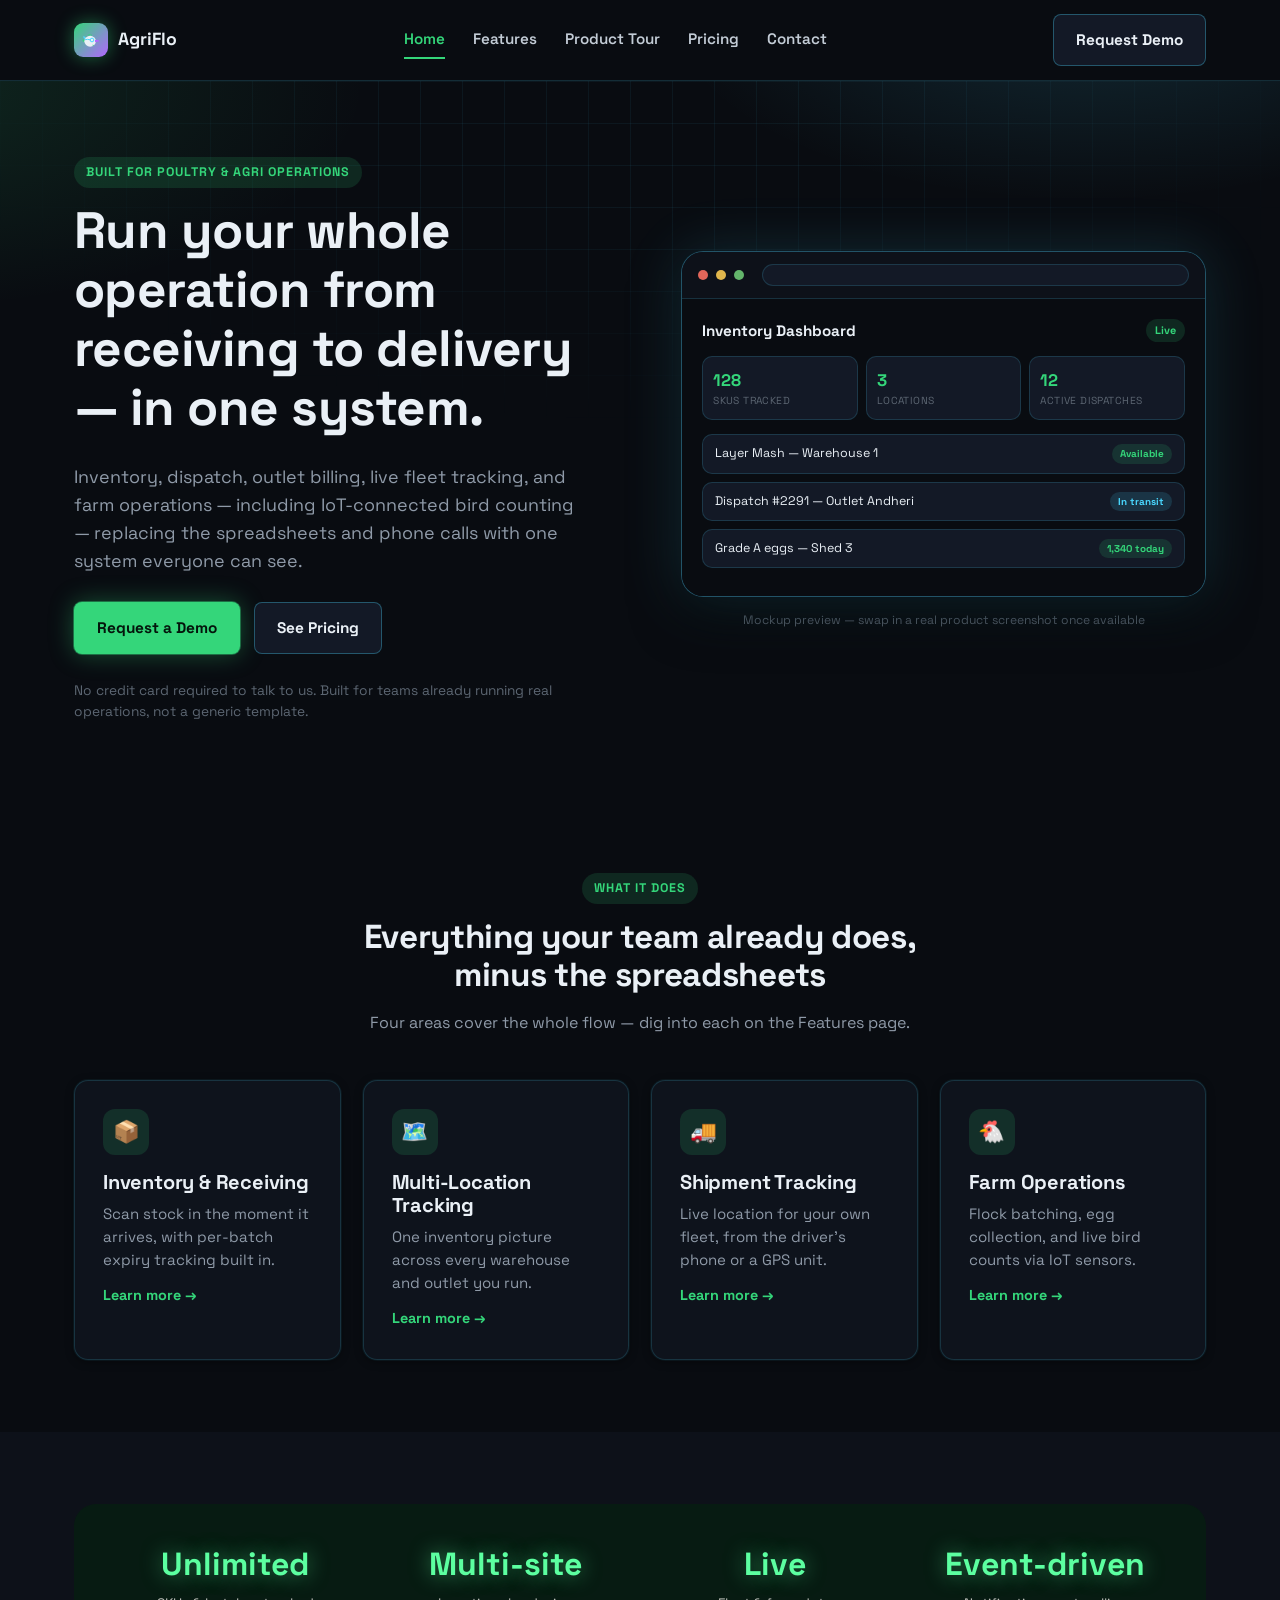
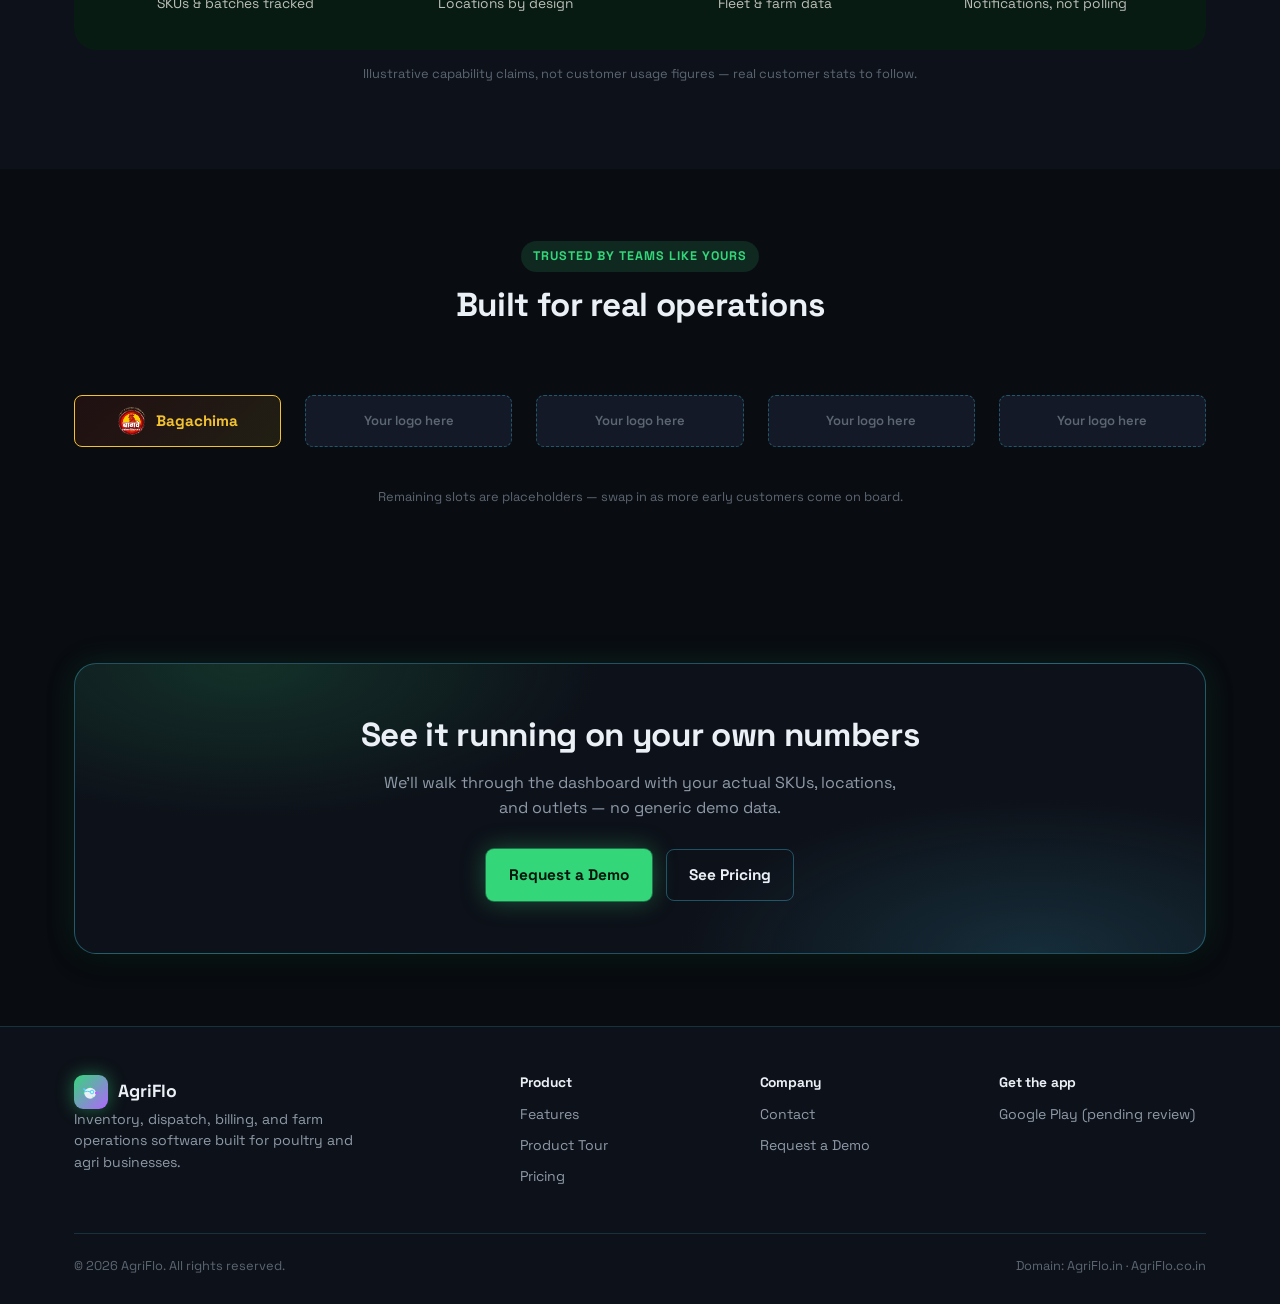
<file: index.html>
<!DOCTYPE html>
<html lang="en">
<head>
<meta charset="UTF-8" />
<meta name="viewport" content="width=device-width, initial-scale=1.0" />
<title>AgriFlo — Inventory, Dispatch & Farm Management Software</title>
<meta name="description" content="Inventory, dispatch, billing, and farm operations software built for poultry and agri businesses — from receiving to live bird counts." />
<link rel="preconnect" href="https://fonts.googleapis.com" />
<link rel="preconnect" href="https://fonts.gstatic.com" crossorigin />
<link href="https://fonts.googleapis.com/css2?family=Space+Grotesk:wght@400;500;600;700&family=Space+Mono:wght@400;700&display=swap" rel="stylesheet" />
<link rel="icon" type="image/svg+xml" href="data:image/svg+xml,<svg xmlns='http://www.w3.org/2000/svg' viewBox='0 0 24 24'><rect width='24' height='24' rx='5' fill='%23131926'/><path d='M5.5 11.5Q2 10 3 7.3Q6.8 9 5.5 11.5Z' fill='%234AD8FF'/><path d='M5.2 15Q1.6 14.5 2 11.5Q6 12 5.2 15Z' fill='%2334D67A'/><path d='M8 6.5Q8.5 4 9.5 6Q10.5 3.5 11.5 6Q12.5 4 13 6.5Z' fill='%2334D67A'/><ellipse cx='11' cy='13.5' rx='7' ry='6.5' fill='%23EAF0F6'/><path d='M16.8 12Q20.5 11.3 22.2 13.6Q20 14.4 16.9 14.6Z' fill='%23B266FF'/><path d='M14 17.5Q13.4 19.5 15.5 19Q15.1 17.8 14 17.5Z' fill='%2334D67A'/><circle cx='13.2' cy='12' r='2.2' fill='none' stroke='%234AD8FF' stroke-width='1.2'/><path d='M11.1 11.7Q7.5 10.6 5.3 11.5' stroke='%234AD8FF' stroke-width='1.2' fill='none' stroke-linecap='round'/></svg>" />
<link rel="stylesheet" href="css/style.css" />
</head>
<body data-page="home">

<header class="site-header">
  <div class="container nav-row">
    <a href="index.html" class="brand"><span class="brand-mark"><svg viewBox="0 0 24 24" width="20" height="20" fill="none" xmlns="http://www.w3.org/2000/svg"><path d="M5.5 11.5Q2 10 3 7.3Q6.8 9 5.5 11.5Z" fill="#4AD8FF"/><path d="M5.2 15Q1.6 14.5 2 11.5Q6 12 5.2 15Z" fill="#34D67A"/><path d="M8 6.5Q8.5 4 9.5 6Q10.5 3.5 11.5 6Q12.5 4 13 6.5Z" fill="#34D67A"/><ellipse cx="11" cy="13.5" rx="7" ry="6.5" fill="#EAF0F6"/><path d="M16.8 12Q20.5 11.3 22.2 13.6Q20 14.4 16.9 14.6Z" fill="#B266FF"/><path d="M14 17.5Q13.4 19.5 15.5 19Q15.1 17.8 14 17.5Z" fill="#34D67A"/><circle cx="13.2" cy="12" r="2.2" fill="none" stroke="#4AD8FF" stroke-width="1.2"/><path d="M11.1 11.7Q7.5 10.6 5.3 11.5" stroke="#4AD8FF" stroke-width="1.2" fill="none" stroke-linecap="round"/></svg></span>AgriFlo</a>
    <nav class="nav-links">
      <a href="index.html" data-page="home">Home</a>
      <a href="features.html" data-page="features">Features</a>
      <a href="product-tour.html" data-page="tour">Product Tour</a>
      <a href="pricing.html" data-page="pricing">Pricing</a>
      <a href="contact.html" data-page="contact">Contact</a>
    </nav>
    <div class="nav-actions">
      <a href="contact.html" class="btn btn-secondary">Request Demo</a>
      <button class="nav-toggle" aria-label="Toggle menu" aria-expanded="false">☰</button>
    </div>
  </div>
</header>

<main>

  <section class="hero">
    <div class="container hero-grid">
      <div>
        <span class="eyebrow">Built for poultry & agri operations</span>
        <h1>Run your whole operation from receiving to delivery — in one system.</h1>
        <p class="hero-sub">Inventory, dispatch, outlet billing, live fleet tracking, and farm operations — including IoT-connected bird counting — replacing the spreadsheets and phone calls with one system everyone can see.</p>
        <div class="hero-cta-row">
          <a href="contact.html" class="btn btn-primary">Request a Demo</a>
          <a href="pricing.html" class="btn btn-secondary">See Pricing</a>
        </div>
        <p class="hero-meta">No credit card required to talk to us. Built for teams already running real operations, not a generic template.</p>
      </div>
      <div>
        <div class="browser-frame">
          <div class="chrome">
            <span class="dot" style="background:#e1665a"></span>
            <span class="dot" style="background:#e0b64c"></span>
            <span class="dot" style="background:#63b56b"></span>
            <div class="bar"></div>
          </div>
          <div class="screen">
            <div class="mock-topbar"><span class="mock-title">Inventory Dashboard</span><span class="mock-pill">Live</span></div>
            <div class="mock-stats">
              <div class="mock-stat"><div class="n">128</div><div class="l">SKUs tracked</div></div>
              <div class="mock-stat"><div class="n">3</div><div class="l">Locations</div></div>
              <div class="mock-stat"><div class="n">12</div><div class="l">Active dispatches</div></div>
            </div>
            <div class="mock-row"><span>Layer Mash — Warehouse 1</span><span class="tag tag-live">Available</span></div>
            <div class="mock-row"><span>Dispatch #2291 — Outlet Andheri</span><span class="tag tag-transit">In transit</span></div>
            <div class="mock-row"><span>Grade A eggs — Shed 3</span><span class="tag tag-live">1,340 today</span></div>
          </div>
        </div>
        <p class="placeholder-flag">Mockup preview — swap in a real product screenshot once available</p>
      </div>
    </div>
  </section>

  <section>
    <div class="container">
      <div class="section-head">
        <span class="eyebrow">What it does</span>
        <h2>Everything your team already does, minus the spreadsheets</h2>
        <p>Four areas cover the whole flow — dig into each on the Features page.</p>
      </div>
      <div class="grid">
        <div class="card feature-card">
          <div class="icon">📦</div>
          <h3>Inventory & Receiving</h3>
          <p>Scan stock in the moment it arrives, with per-batch expiry tracking built in.</p>
          <a class="card-link" href="features.html#inventory-receiving">Learn more →</a>
        </div>
        <div class="card feature-card">
          <div class="icon">🗺️</div>
          <h3>Multi-Location Tracking</h3>
          <p>One inventory picture across every warehouse and outlet you run.</p>
          <a class="card-link" href="features.html#multi-location">Learn more →</a>
        </div>
        <div class="card feature-card">
          <div class="icon">🚚</div>
          <h3>Shipment Tracking</h3>
          <p>Live location for your own fleet, from the driver's phone or a GPS unit.</p>
          <a class="card-link" href="features.html#shipment-tracking">Learn more →</a>
        </div>
        <div class="card feature-card">
          <div class="icon">🐔</div>
          <h3>Farm Operations</h3>
          <p>Flock batching, egg collection, and live bird counts via IoT sensors.</p>
          <a class="card-link" href="features.html#farm-operations">Learn more →</a>
        </div>
      </div>
    </div>
  </section>

  <section class="section-alt">
    <div class="container">
      <div class="stat-strip">
        <div class="stat"><div class="num">Unlimited</div><div class="label">SKUs & batches tracked</div></div>
        <div class="stat"><div class="num">Multi-site</div><div class="label">Locations by design</div></div>
        <div class="stat"><div class="num">Live</div><div class="label">Fleet & farm data</div></div>
        <div class="stat"><div class="num">Event-driven</div><div class="label">Notifications, not polling</div></div>
      </div>
      <p class="stat-note">Illustrative capability claims, not customer usage figures — real customer stats to follow.</p>
    </div>
  </section>

  <section>
    <div class="container">
      <div class="section-head">
        <span class="eyebrow">Trusted by teams like yours</span>
        <h2>Built for real operations</h2>
      </div>
      <div class="logo-row">
        <div class="logo-slot logo-slot-customer"><img src="images/bagachima-logo.webp" alt="Bagachima logo" />Bagachima</div>
        <div class="logo-slot">Your logo here</div>
        <div class="logo-slot">Your logo here</div>
        <div class="logo-slot">Your logo here</div>
        <div class="logo-slot">Your logo here</div>
      </div>
      <p class="stat-note">Remaining slots are placeholders — swap in as more early customers come on board.</p>
    </div>
  </section>

  <section>
    <div class="container">
      <div class="cta-banner">
        <h2>See it running on your own numbers</h2>
        <p>We'll walk through the dashboard with your actual SKUs, locations, and outlets — no generic demo data.</p>
        <div class="hero-cta-row">
          <a href="contact.html" class="btn btn-primary">Request a Demo</a>
          <a href="pricing.html" class="btn btn-secondary">See Pricing</a>
        </div>
      </div>
    </div>
  </section>

</main>

<footer class="site-footer">
  <div class="container">
    <div class="footer-grid">
      <div class="footer-brand">
        <a href="index.html" class="brand"><span class="brand-mark"><svg viewBox="0 0 24 24" width="20" height="20" fill="none" xmlns="http://www.w3.org/2000/svg"><path d="M5.5 11.5Q2 10 3 7.3Q6.8 9 5.5 11.5Z" fill="#4AD8FF"/><path d="M5.2 15Q1.6 14.5 2 11.5Q6 12 5.2 15Z" fill="#34D67A"/><path d="M8 6.5Q8.5 4 9.5 6Q10.5 3.5 11.5 6Q12.5 4 13 6.5Z" fill="#34D67A"/><ellipse cx="11" cy="13.5" rx="7" ry="6.5" fill="#EAF0F6"/><path d="M16.8 12Q20.5 11.3 22.2 13.6Q20 14.4 16.9 14.6Z" fill="#B266FF"/><path d="M14 17.5Q13.4 19.5 15.5 19Q15.1 17.8 14 17.5Z" fill="#34D67A"/><circle cx="13.2" cy="12" r="2.2" fill="none" stroke="#4AD8FF" stroke-width="1.2"/><path d="M11.1 11.7Q7.5 10.6 5.3 11.5" stroke="#4AD8FF" stroke-width="1.2" fill="none" stroke-linecap="round"/></svg></span>AgriFlo</a>
        <p>Inventory, dispatch, billing, and farm operations software built for poultry and agri businesses.</p>
      </div>
      <div>
        <h4>Product</h4>
        <ul>
          <li><a href="features.html">Features</a></li>
          <li><a href="product-tour.html">Product Tour</a></li>
          <li><a href="pricing.html">Pricing</a></li>
        </ul>
      </div>
      <div>
        <h4>Company</h4>
        <ul>
          <li><a href="contact.html">Contact</a></li>
          <li><a href="contact.html">Request a Demo</a></li>
        </ul>
      </div>
      <div>
        <h4>Get the app</h4>
        <ul>
          <li><a href="product-tour.html">Google Play (pending review)</a></li>
        </ul>
      </div>
    </div>
    <div class="footer-bottom">
      <span>© 2026 AgriFlo. All rights reserved.</span>
      <span>Domain: AgriFlo.in · AgriFlo.co.in</span>
    </div>
  </div>
</footer>

<script src="js/main.js"></script>
</body>
</html>
</file>
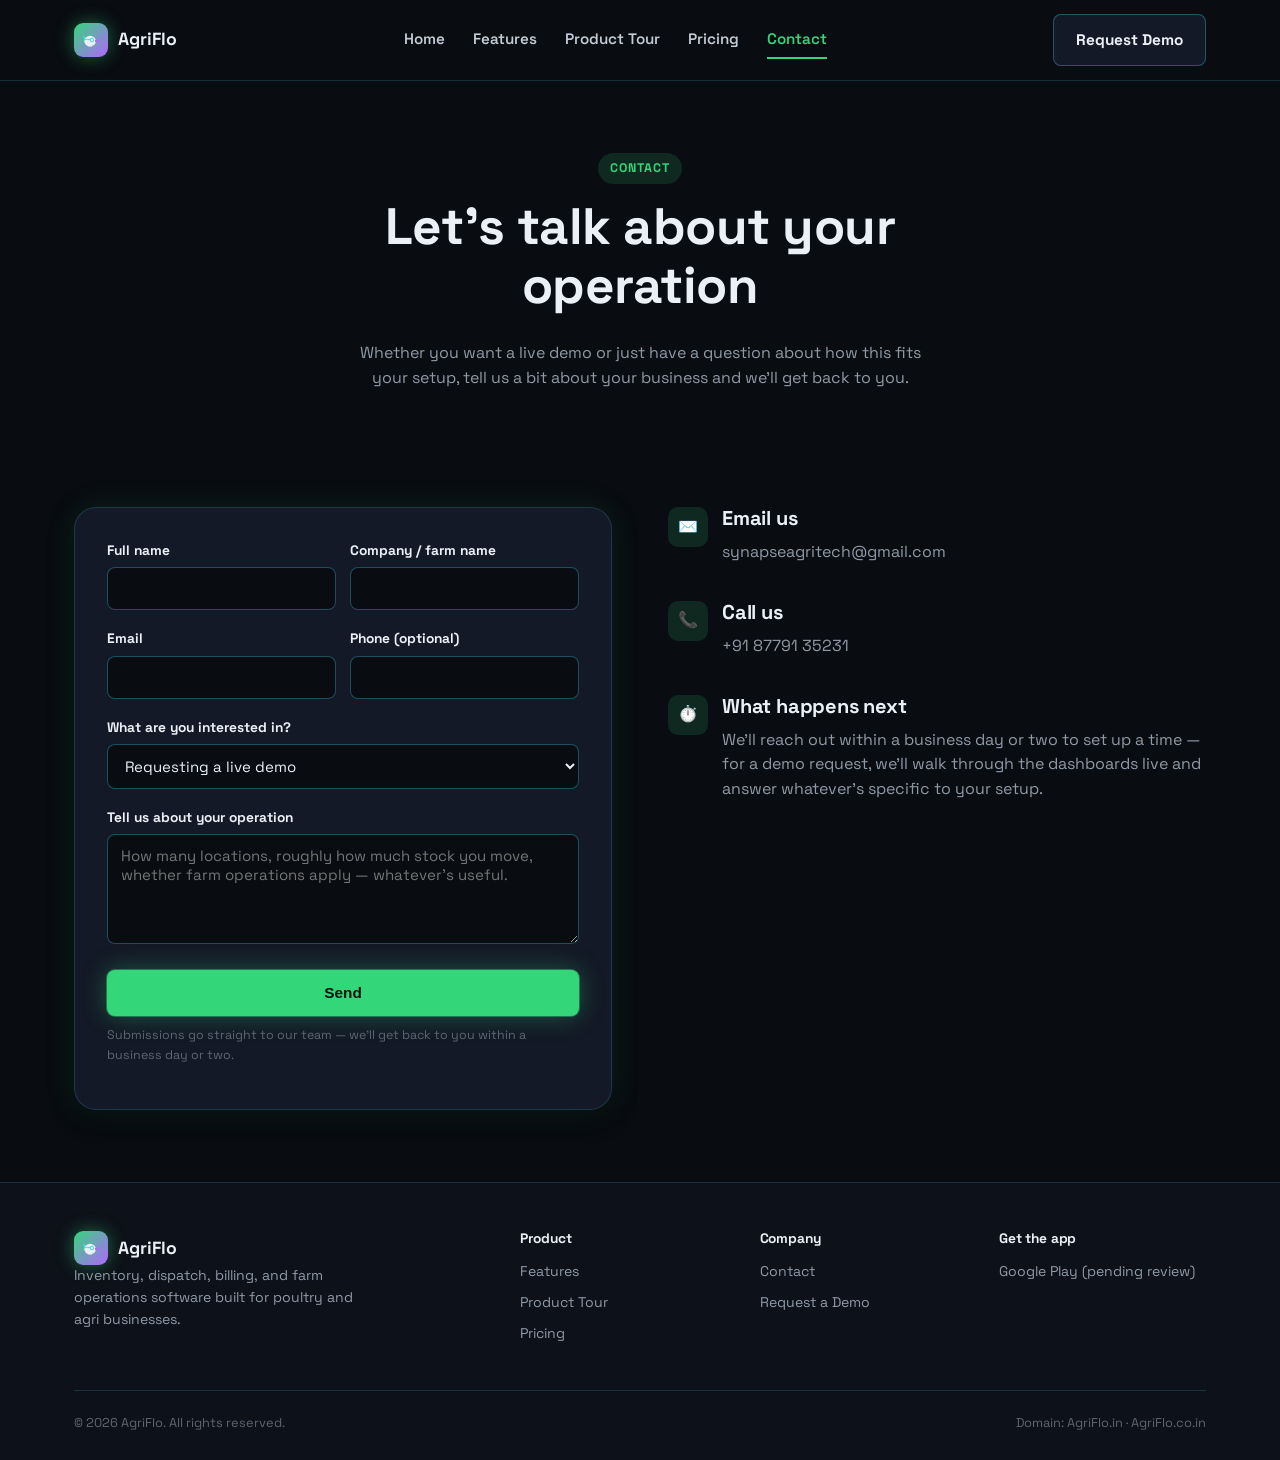
<file: contact.html>
<!DOCTYPE html>
<html lang="en">
<head>
<meta charset="UTF-8" />
<meta name="viewport" content="width=device-width, initial-scale=1.0" />
<title>Contact & Request a Demo — AgriFlo</title>
<meta name="description" content="Get in touch or request a live demo of AgriFlo — inventory, dispatch, billing, and farm operations software." />
<link rel="preconnect" href="https://fonts.googleapis.com" />
<link rel="preconnect" href="https://fonts.gstatic.com" crossorigin />
<link href="https://fonts.googleapis.com/css2?family=Space+Grotesk:wght@400;500;600;700&family=Space+Mono:wght@400;700&display=swap" rel="stylesheet" />
<link rel="icon" type="image/svg+xml" href="data:image/svg+xml,<svg xmlns='http://www.w3.org/2000/svg' viewBox='0 0 24 24'><rect width='24' height='24' rx='5' fill='%23131926'/><path d='M5.5 11.5Q2 10 3 7.3Q6.8 9 5.5 11.5Z' fill='%234AD8FF'/><path d='M5.2 15Q1.6 14.5 2 11.5Q6 12 5.2 15Z' fill='%2334D67A'/><path d='M8 6.5Q8.5 4 9.5 6Q10.5 3.5 11.5 6Q12.5 4 13 6.5Z' fill='%2334D67A'/><ellipse cx='11' cy='13.5' rx='7' ry='6.5' fill='%23EAF0F6'/><path d='M16.8 12Q20.5 11.3 22.2 13.6Q20 14.4 16.9 14.6Z' fill='%23B266FF'/><path d='M14 17.5Q13.4 19.5 15.5 19Q15.1 17.8 14 17.5Z' fill='%2334D67A'/><circle cx='13.2' cy='12' r='2.2' fill='none' stroke='%234AD8FF' stroke-width='1.2'/><path d='M11.1 11.7Q7.5 10.6 5.3 11.5' stroke='%234AD8FF' stroke-width='1.2' fill='none' stroke-linecap='round'/></svg>" />
<link rel="stylesheet" href="css/style.css" />
</head>
<body data-page="contact">

<header class="site-header">
  <div class="container nav-row">
    <a href="index.html" class="brand"><span class="brand-mark"><svg viewBox="0 0 24 24" width="20" height="20" fill="none" xmlns="http://www.w3.org/2000/svg"><path d="M5.5 11.5Q2 10 3 7.3Q6.8 9 5.5 11.5Z" fill="#4AD8FF"/><path d="M5.2 15Q1.6 14.5 2 11.5Q6 12 5.2 15Z" fill="#34D67A"/><path d="M8 6.5Q8.5 4 9.5 6Q10.5 3.5 11.5 6Q12.5 4 13 6.5Z" fill="#34D67A"/><ellipse cx="11" cy="13.5" rx="7" ry="6.5" fill="#EAF0F6"/><path d="M16.8 12Q20.5 11.3 22.2 13.6Q20 14.4 16.9 14.6Z" fill="#B266FF"/><path d="M14 17.5Q13.4 19.5 15.5 19Q15.1 17.8 14 17.5Z" fill="#34D67A"/><circle cx="13.2" cy="12" r="2.2" fill="none" stroke="#4AD8FF" stroke-width="1.2"/><path d="M11.1 11.7Q7.5 10.6 5.3 11.5" stroke="#4AD8FF" stroke-width="1.2" fill="none" stroke-linecap="round"/></svg></span>AgriFlo</a>
    <nav class="nav-links">
      <a href="index.html" data-page="home">Home</a>
      <a href="features.html" data-page="features">Features</a>
      <a href="product-tour.html" data-page="tour">Product Tour</a>
      <a href="pricing.html" data-page="pricing">Pricing</a>
      <a href="contact.html" data-page="contact">Contact</a>
    </nav>
    <div class="nav-actions">
      <a href="contact.html" class="btn btn-secondary">Request Demo</a>
      <button class="nav-toggle" aria-label="Toggle menu" aria-expanded="false">☰</button>
    </div>
  </div>
</header>

<main>
  <section style="padding-bottom: 0;">
    <div class="container section-head">
      <span class="eyebrow">Contact</span>
      <h1>Let's talk about your operation</h1>
      <p>Whether you want a live demo or just have a question about how this fits your setup, tell us a bit about your business and we'll get back to you.</p>
    </div>
  </section>

  <section id="demo-form">
    <div class="container contact-layout">

      <div class="form-card">
        <div id="form-success" class="form-success">Thanks — we've got your message and will be in touch shortly.</div>
        <div id="form-error" class="form-error">Something went wrong sending that — please try again in a moment, or email us directly.</div>
        <form id="contact-form">
          <div class="field-row">
            <div class="field">
              <label for="name">Full name</label>
              <input type="text" id="name" name="name" required />
            </div>
            <div class="field">
              <label for="company">Company / farm name</label>
              <input type="text" id="company" name="company" required />
            </div>
          </div>
          <div class="field-row">
            <div class="field">
              <label for="email">Email</label>
              <input type="email" id="email" name="email" required />
            </div>
            <div class="field">
              <label for="phone">Phone (optional)</label>
              <input type="tel" id="phone" name="phone" />
            </div>
          </div>
          <div class="field">
            <label for="interest">What are you interested in?</label>
            <select id="interest" name="interest">
              <option value="demo">Requesting a live demo</option>
              <option value="pricing">A question about pricing</option>
              <option value="general">General inquiry</option>
            </select>
          </div>
          <div class="field">
            <label for="message">Tell us about your operation</label>
            <textarea id="message" name="message" placeholder="How many locations, roughly how much stock you move, whether farm operations apply — whatever's useful."></textarea>
          </div>
          <button type="submit" class="btn btn-primary btn-block">Send</button>
          <p class="form-note">Submissions go straight to our team — we'll get back to you within a business day or two.</p>
        </form>
      </div>

      <div class="contact-info">
        <div class="info-item">
          <div class="info-icon">✉️</div>
          <div>
            <h3>Email us</h3>
            <p><a href="mailto:synapseagritech@gmail.com">synapseagritech@gmail.com</a></p>
          </div>
        </div>
        <div class="info-item">
          <div class="info-icon">📞</div>
          <div>
            <h3>Call us</h3>
            <p><a href="tel:+918779135231">+91 87791 35231</a></p>
          </div>
        </div>
        <div class="info-item">
          <div class="info-icon">⏱️</div>
          <div>
            <h3>What happens next</h3>
            <p>We'll reach out within a business day or two to set up a time — for a demo request, we'll walk through the dashboards live and answer whatever's specific to your setup.</p>
          </div>
        </div>
      </div>

    </div>
  </section>
</main>

<footer class="site-footer">
  <div class="container">
    <div class="footer-grid">
      <div class="footer-brand">
        <a href="index.html" class="brand"><span class="brand-mark"><svg viewBox="0 0 24 24" width="20" height="20" fill="none" xmlns="http://www.w3.org/2000/svg"><path d="M5.5 11.5Q2 10 3 7.3Q6.8 9 5.5 11.5Z" fill="#4AD8FF"/><path d="M5.2 15Q1.6 14.5 2 11.5Q6 12 5.2 15Z" fill="#34D67A"/><path d="M8 6.5Q8.5 4 9.5 6Q10.5 3.5 11.5 6Q12.5 4 13 6.5Z" fill="#34D67A"/><ellipse cx="11" cy="13.5" rx="7" ry="6.5" fill="#EAF0F6"/><path d="M16.8 12Q20.5 11.3 22.2 13.6Q20 14.4 16.9 14.6Z" fill="#B266FF"/><path d="M14 17.5Q13.4 19.5 15.5 19Q15.1 17.8 14 17.5Z" fill="#34D67A"/><circle cx="13.2" cy="12" r="2.2" fill="none" stroke="#4AD8FF" stroke-width="1.2"/><path d="M11.1 11.7Q7.5 10.6 5.3 11.5" stroke="#4AD8FF" stroke-width="1.2" fill="none" stroke-linecap="round"/></svg></span>AgriFlo</a>
        <p>Inventory, dispatch, billing, and farm operations software built for poultry and agri businesses.</p>
      </div>
      <div>
        <h4>Product</h4>
        <ul>
          <li><a href="features.html">Features</a></li>
          <li><a href="product-tour.html">Product Tour</a></li>
          <li><a href="pricing.html">Pricing</a></li>
        </ul>
      </div>
      <div>
        <h4>Company</h4>
        <ul>
          <li><a href="contact.html">Contact</a></li>
          <li><a href="contact.html">Request a Demo</a></li>
        </ul>
      </div>
      <div>
        <h4>Get the app</h4>
        <ul>
          <li><a href="product-tour.html">Google Play (pending review)</a></li>
        </ul>
      </div>
    </div>
    <div class="footer-bottom">
      <span>© 2026 AgriFlo. All rights reserved.</span>
      <span>Domain: AgriFlo.in · AgriFlo.co.in</span>
    </div>
  </div>
</footer>

<script src="js/contact.js"></script>
<script src="js/main.js"></script>
</body>
</html>
</file>
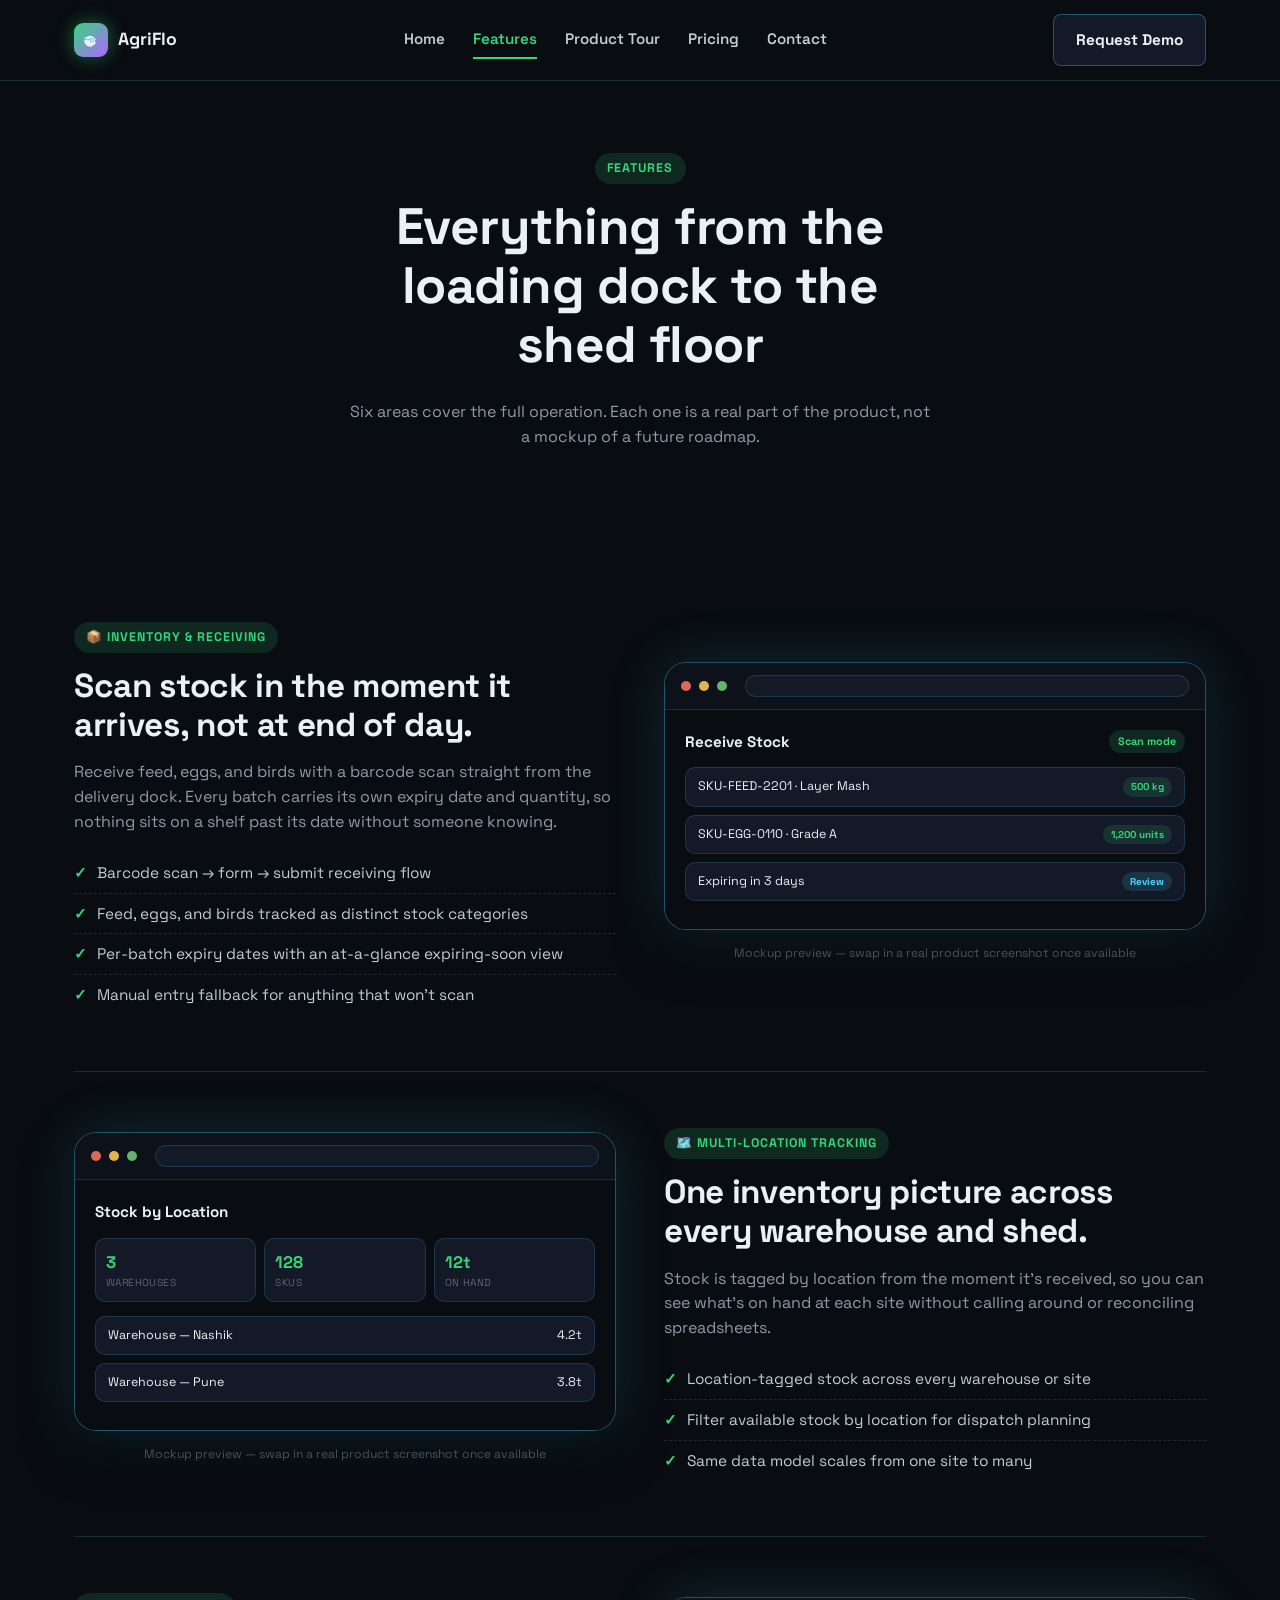
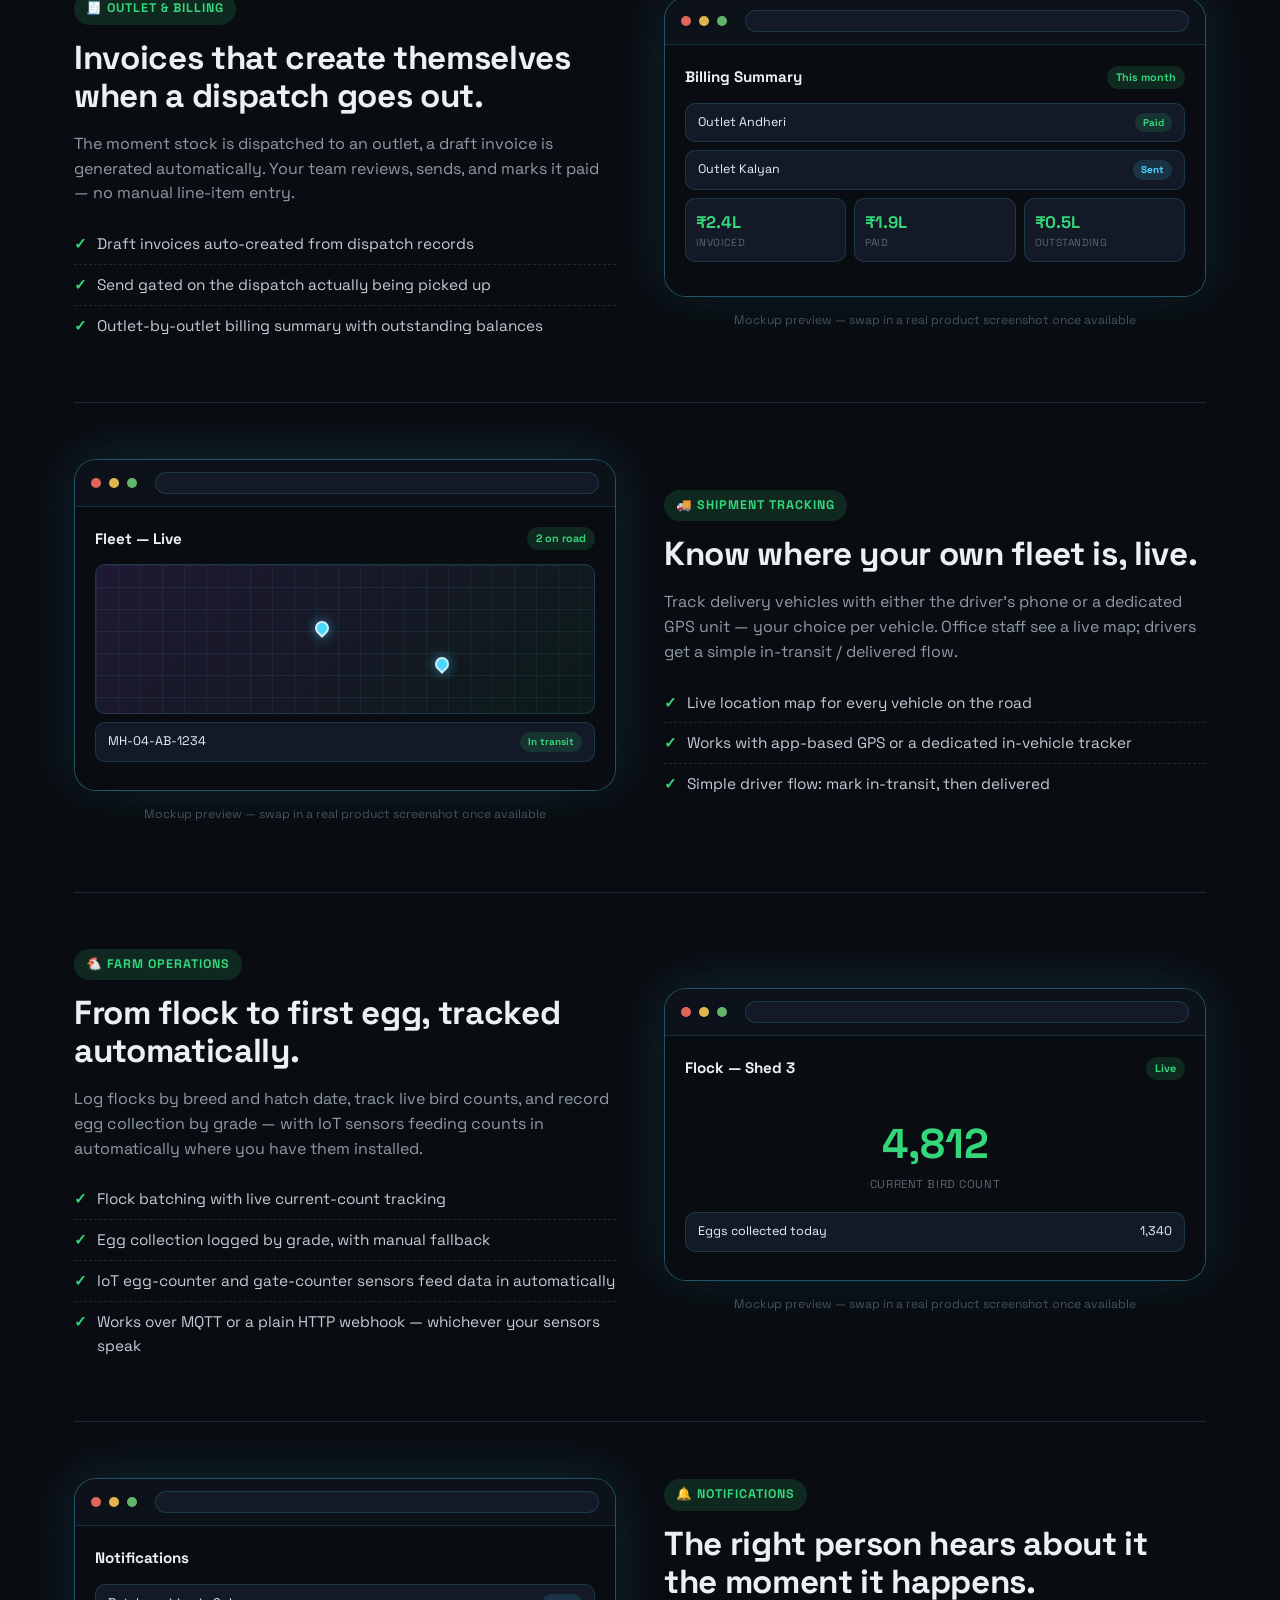
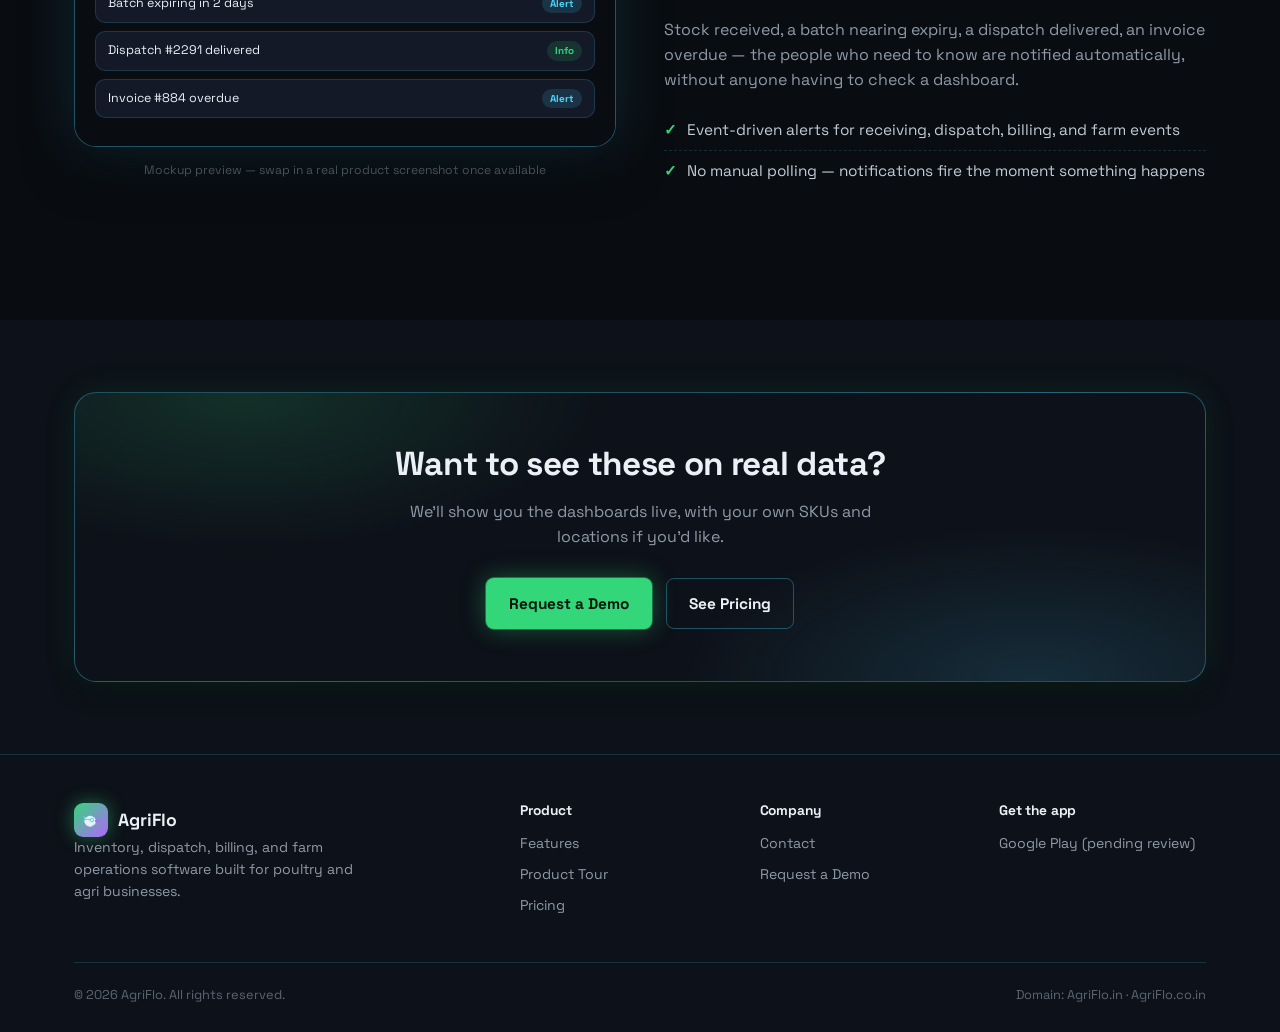
<file: features.html>
<!DOCTYPE html>
<html lang="en">
<head>
<meta charset="UTF-8" />
<meta name="viewport" content="width=device-width, initial-scale=1.0" />
<title>Features — AgriFlo</title>
<meta name="description" content="Inventory & receiving, multi-location tracking, outlet billing, shipment tracking, farm operations, and notifications — see what AgriFlo covers." />
<link rel="preconnect" href="https://fonts.googleapis.com" />
<link rel="preconnect" href="https://fonts.gstatic.com" crossorigin />
<link href="https://fonts.googleapis.com/css2?family=Space+Grotesk:wght@400;500;600;700&family=Space+Mono:wght@400;700&display=swap" rel="stylesheet" />
<link rel="icon" type="image/svg+xml" href="data:image/svg+xml,<svg xmlns='http://www.w3.org/2000/svg' viewBox='0 0 24 24'><rect width='24' height='24' rx='5' fill='%23131926'/><path d='M5.5 11.5Q2 10 3 7.3Q6.8 9 5.5 11.5Z' fill='%234AD8FF'/><path d='M5.2 15Q1.6 14.5 2 11.5Q6 12 5.2 15Z' fill='%2334D67A'/><path d='M8 6.5Q8.5 4 9.5 6Q10.5 3.5 11.5 6Q12.5 4 13 6.5Z' fill='%2334D67A'/><ellipse cx='11' cy='13.5' rx='7' ry='6.5' fill='%23EAF0F6'/><path d='M16.8 12Q20.5 11.3 22.2 13.6Q20 14.4 16.9 14.6Z' fill='%23B266FF'/><path d='M14 17.5Q13.4 19.5 15.5 19Q15.1 17.8 14 17.5Z' fill='%2334D67A'/><circle cx='13.2' cy='12' r='2.2' fill='none' stroke='%234AD8FF' stroke-width='1.2'/><path d='M11.1 11.7Q7.5 10.6 5.3 11.5' stroke='%234AD8FF' stroke-width='1.2' fill='none' stroke-linecap='round'/></svg>" />
<link rel="stylesheet" href="css/style.css" />
</head>
<body data-page="features">

<header class="site-header">
  <div class="container nav-row">
    <a href="index.html" class="brand"><span class="brand-mark"><svg viewBox="0 0 24 24" width="20" height="20" fill="none" xmlns="http://www.w3.org/2000/svg"><path d="M5.5 11.5Q2 10 3 7.3Q6.8 9 5.5 11.5Z" fill="#4AD8FF"/><path d="M5.2 15Q1.6 14.5 2 11.5Q6 12 5.2 15Z" fill="#34D67A"/><path d="M8 6.5Q8.5 4 9.5 6Q10.5 3.5 11.5 6Q12.5 4 13 6.5Z" fill="#34D67A"/><ellipse cx="11" cy="13.5" rx="7" ry="6.5" fill="#EAF0F6"/><path d="M16.8 12Q20.5 11.3 22.2 13.6Q20 14.4 16.9 14.6Z" fill="#B266FF"/><path d="M14 17.5Q13.4 19.5 15.5 19Q15.1 17.8 14 17.5Z" fill="#34D67A"/><circle cx="13.2" cy="12" r="2.2" fill="none" stroke="#4AD8FF" stroke-width="1.2"/><path d="M11.1 11.7Q7.5 10.6 5.3 11.5" stroke="#4AD8FF" stroke-width="1.2" fill="none" stroke-linecap="round"/></svg></span>AgriFlo</a>
    <nav class="nav-links">
      <a href="index.html" data-page="home">Home</a>
      <a href="features.html" data-page="features">Features</a>
      <a href="product-tour.html" data-page="tour">Product Tour</a>
      <a href="pricing.html" data-page="pricing">Pricing</a>
      <a href="contact.html" data-page="contact">Contact</a>
    </nav>
    <div class="nav-actions">
      <a href="contact.html" class="btn btn-secondary">Request Demo</a>
      <button class="nav-toggle" aria-label="Toggle menu" aria-expanded="false">☰</button>
    </div>
  </div>
</header>

<main>
  <section style="padding-bottom: 0;">
    <div class="container section-head">
      <span class="eyebrow">Features</span>
      <h1>Everything from the loading dock to the shed floor</h1>
      <p>Six areas cover the full operation. Each one is a real part of the product, not a mockup of a future roadmap.</p>
    </div>
  </section>

  <section>
    <div class="container" id="feature-blocks">
      <!-- Rendered by js/features.js from js/product-data.js -->
    </div>
  </section>

  <section class="section-alt">
    <div class="container">
      <div class="cta-banner">
        <h2>Want to see these on real data?</h2>
        <p>We'll show you the dashboards live, with your own SKUs and locations if you'd like.</p>
        <div class="hero-cta-row">
          <a href="contact.html" class="btn btn-primary">Request a Demo</a>
          <a href="pricing.html" class="btn btn-secondary">See Pricing</a>
        </div>
      </div>
    </div>
  </section>
</main>

<footer class="site-footer">
  <div class="container">
    <div class="footer-grid">
      <div class="footer-brand">
        <a href="index.html" class="brand"><span class="brand-mark"><svg viewBox="0 0 24 24" width="20" height="20" fill="none" xmlns="http://www.w3.org/2000/svg"><path d="M5.5 11.5Q2 10 3 7.3Q6.8 9 5.5 11.5Z" fill="#4AD8FF"/><path d="M5.2 15Q1.6 14.5 2 11.5Q6 12 5.2 15Z" fill="#34D67A"/><path d="M8 6.5Q8.5 4 9.5 6Q10.5 3.5 11.5 6Q12.5 4 13 6.5Z" fill="#34D67A"/><ellipse cx="11" cy="13.5" rx="7" ry="6.5" fill="#EAF0F6"/><path d="M16.8 12Q20.5 11.3 22.2 13.6Q20 14.4 16.9 14.6Z" fill="#B266FF"/><path d="M14 17.5Q13.4 19.5 15.5 19Q15.1 17.8 14 17.5Z" fill="#34D67A"/><circle cx="13.2" cy="12" r="2.2" fill="none" stroke="#4AD8FF" stroke-width="1.2"/><path d="M11.1 11.7Q7.5 10.6 5.3 11.5" stroke="#4AD8FF" stroke-width="1.2" fill="none" stroke-linecap="round"/></svg></span>AgriFlo</a>
        <p>Inventory, dispatch, billing, and farm operations software built for poultry and agri businesses.</p>
      </div>
      <div>
        <h4>Product</h4>
        <ul>
          <li><a href="features.html">Features</a></li>
          <li><a href="product-tour.html">Product Tour</a></li>
          <li><a href="pricing.html">Pricing</a></li>
        </ul>
      </div>
      <div>
        <h4>Company</h4>
        <ul>
          <li><a href="contact.html">Contact</a></li>
          <li><a href="contact.html">Request a Demo</a></li>
        </ul>
      </div>
      <div>
        <h4>Get the app</h4>
        <ul>
          <li><a href="product-tour.html">Google Play (pending review)</a></li>
        </ul>
      </div>
    </div>
    <div class="footer-bottom">
      <span>© 2026 AgriFlo. All rights reserved.</span>
      <span>Domain: AgriFlo.in · AgriFlo.co.in</span>
    </div>
  </div>
</footer>

<script src="js/product-data.js"></script>
<script src="js/features.js"></script>
<script src="js/main.js"></script>
</body>
</html>
</file>
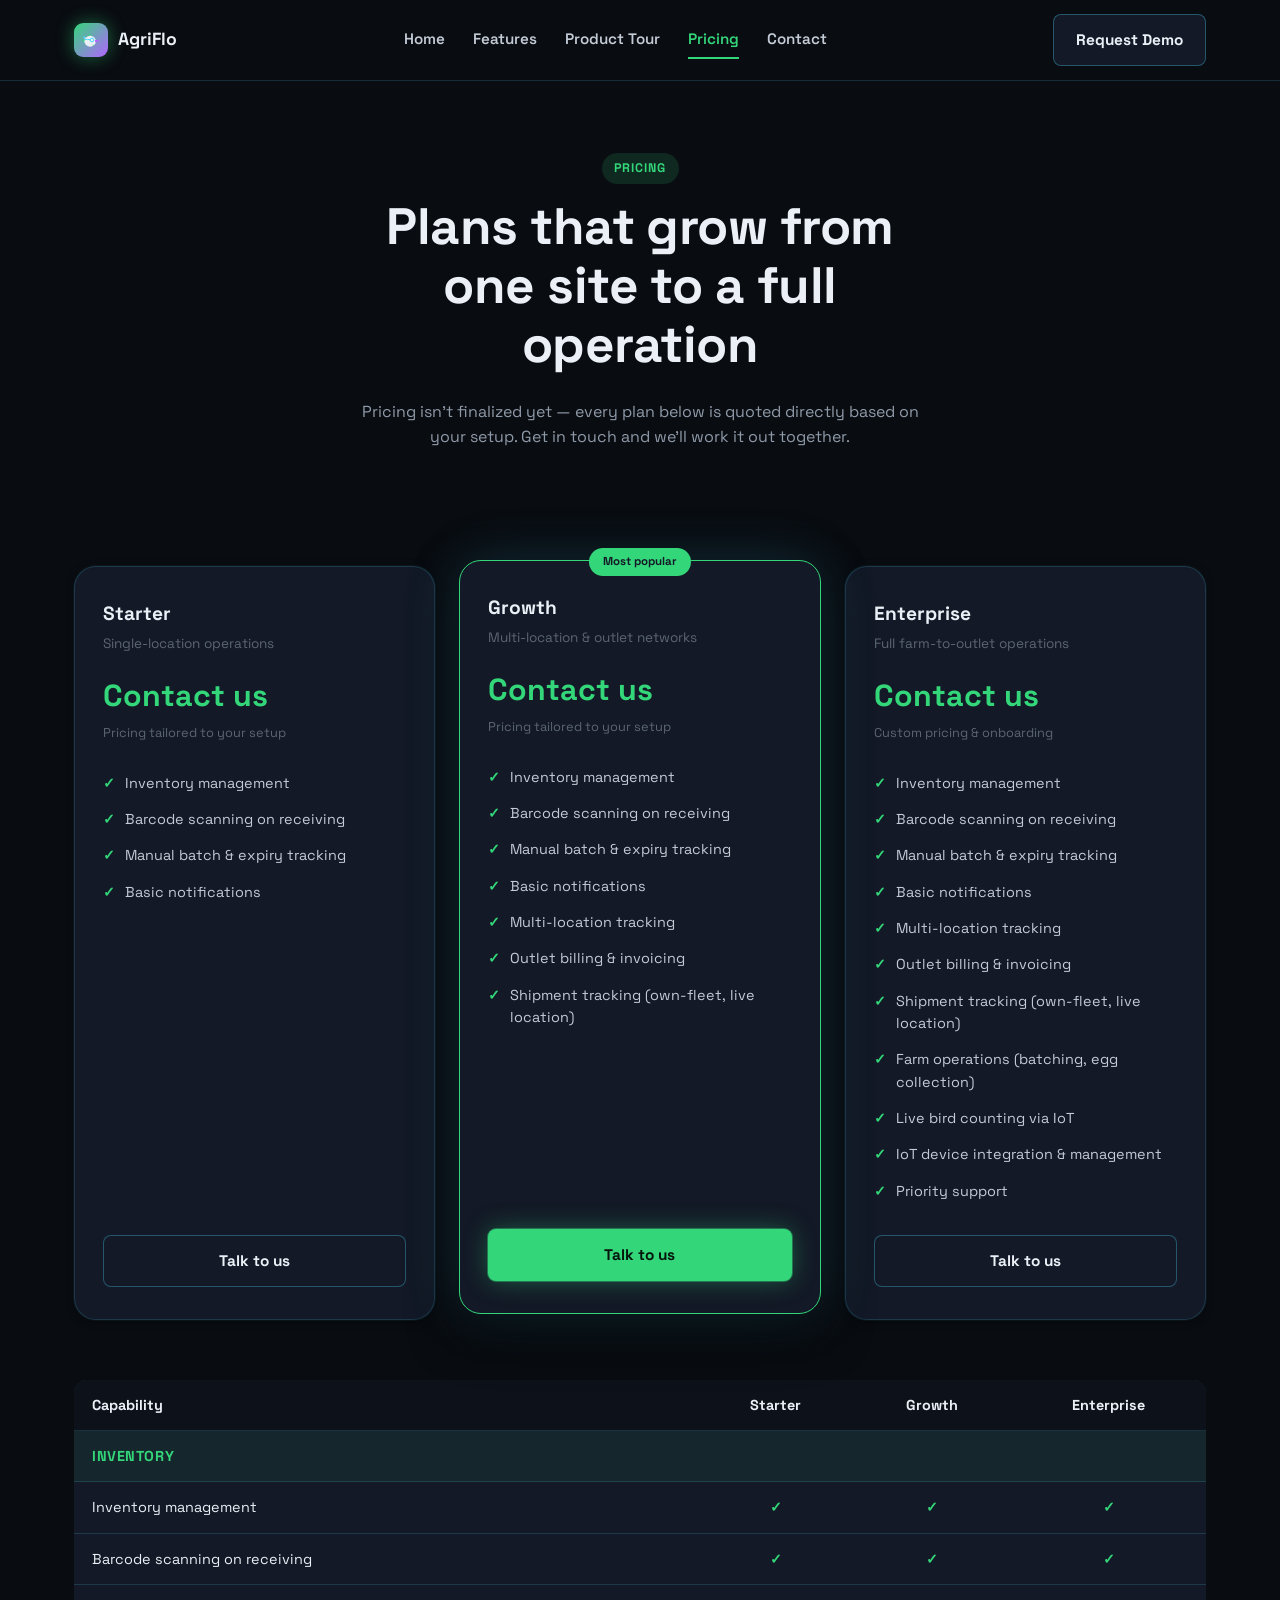
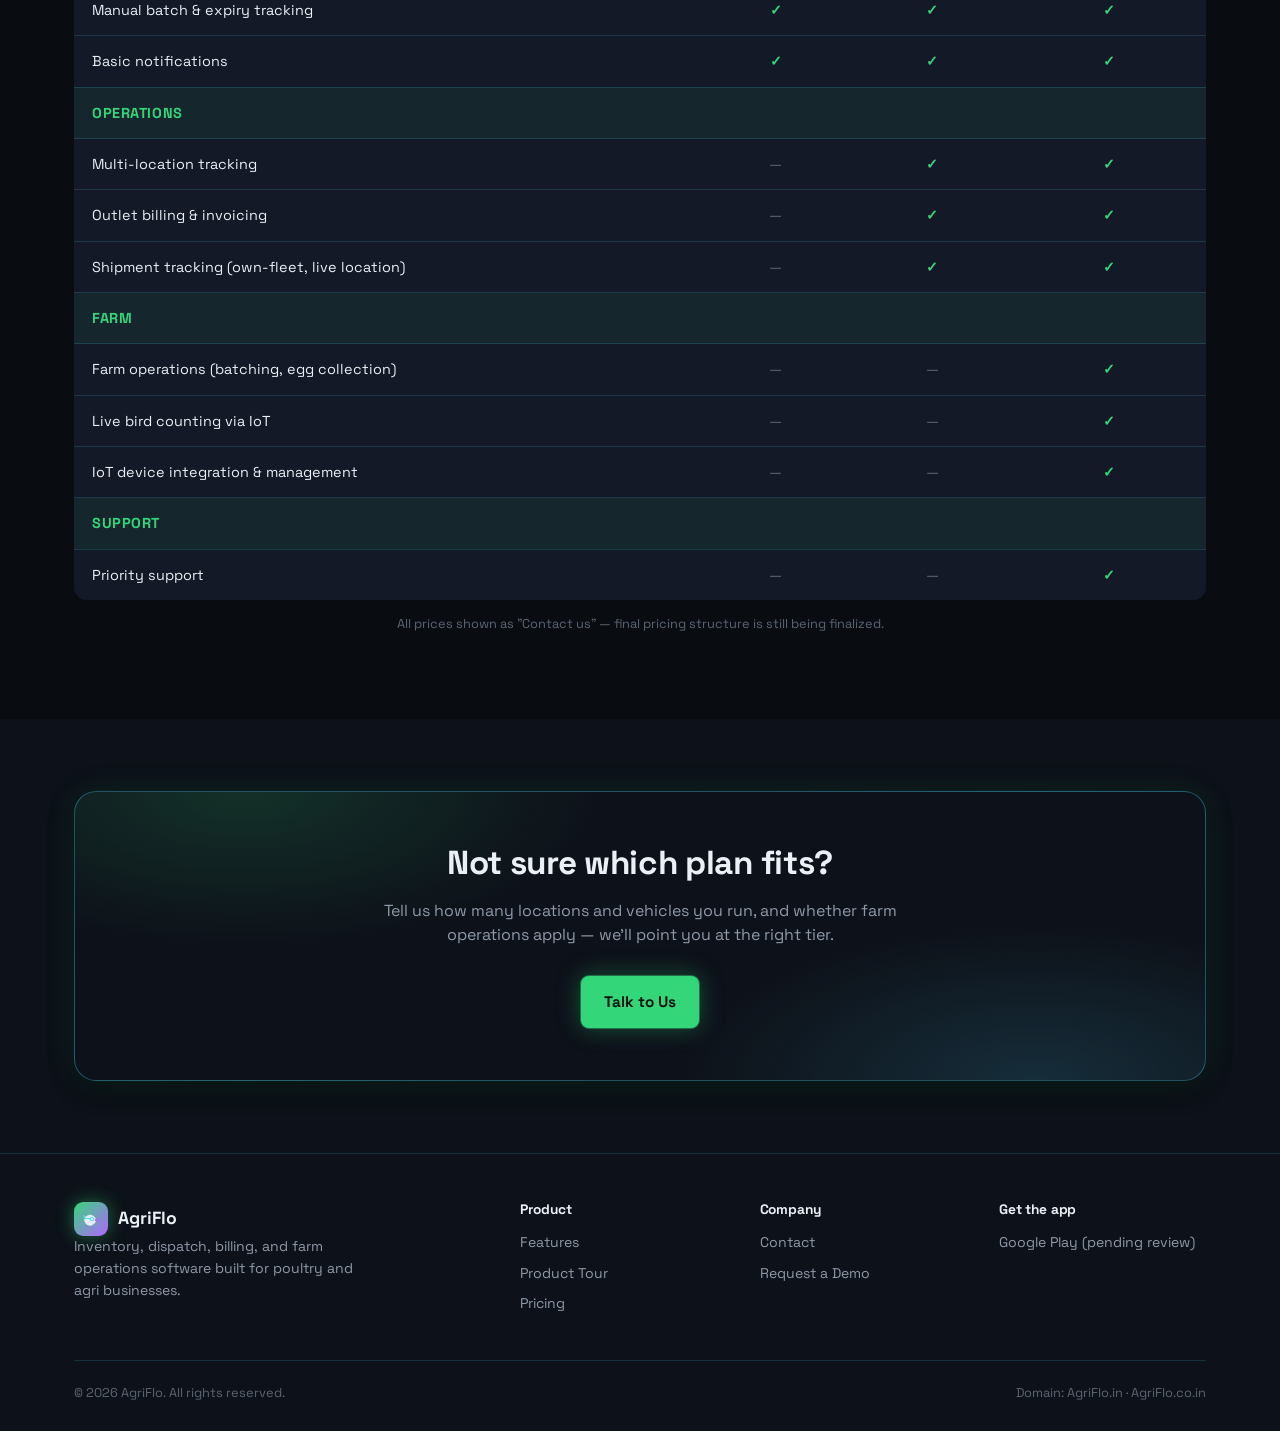
<file: pricing.html>
<!DOCTYPE html>
<html lang="en">
<head>
<meta charset="UTF-8" />
<meta name="viewport" content="width=device-width, initial-scale=1.0" />
<title>Pricing — AgriFlo</title>
<meta name="description" content="Starter, Growth, and Enterprise plans for AgriFlo — inventory, dispatch, billing, shipment tracking, and farm operations." />
<link rel="preconnect" href="https://fonts.googleapis.com" />
<link rel="preconnect" href="https://fonts.gstatic.com" crossorigin />
<link href="https://fonts.googleapis.com/css2?family=Space+Grotesk:wght@400;500;600;700&family=Space+Mono:wght@400;700&display=swap" rel="stylesheet" />
<link rel="icon" type="image/svg+xml" href="data:image/svg+xml,<svg xmlns='http://www.w3.org/2000/svg' viewBox='0 0 24 24'><rect width='24' height='24' rx='5' fill='%23131926'/><path d='M5.5 11.5Q2 10 3 7.3Q6.8 9 5.5 11.5Z' fill='%234AD8FF'/><path d='M5.2 15Q1.6 14.5 2 11.5Q6 12 5.2 15Z' fill='%2334D67A'/><path d='M8 6.5Q8.5 4 9.5 6Q10.5 3.5 11.5 6Q12.5 4 13 6.5Z' fill='%2334D67A'/><ellipse cx='11' cy='13.5' rx='7' ry='6.5' fill='%23EAF0F6'/><path d='M16.8 12Q20.5 11.3 22.2 13.6Q20 14.4 16.9 14.6Z' fill='%23B266FF'/><path d='M14 17.5Q13.4 19.5 15.5 19Q15.1 17.8 14 17.5Z' fill='%2334D67A'/><circle cx='13.2' cy='12' r='2.2' fill='none' stroke='%234AD8FF' stroke-width='1.2'/><path d='M11.1 11.7Q7.5 10.6 5.3 11.5' stroke='%234AD8FF' stroke-width='1.2' fill='none' stroke-linecap='round'/></svg>" />
<link rel="stylesheet" href="css/style.css" />
</head>
<body data-page="pricing">

<header class="site-header">
  <div class="container nav-row">
    <a href="index.html" class="brand"><span class="brand-mark"><svg viewBox="0 0 24 24" width="20" height="20" fill="none" xmlns="http://www.w3.org/2000/svg"><path d="M5.5 11.5Q2 10 3 7.3Q6.8 9 5.5 11.5Z" fill="#4AD8FF"/><path d="M5.2 15Q1.6 14.5 2 11.5Q6 12 5.2 15Z" fill="#34D67A"/><path d="M8 6.5Q8.5 4 9.5 6Q10.5 3.5 11.5 6Q12.5 4 13 6.5Z" fill="#34D67A"/><ellipse cx="11" cy="13.5" rx="7" ry="6.5" fill="#EAF0F6"/><path d="M16.8 12Q20.5 11.3 22.2 13.6Q20 14.4 16.9 14.6Z" fill="#B266FF"/><path d="M14 17.5Q13.4 19.5 15.5 19Q15.1 17.8 14 17.5Z" fill="#34D67A"/><circle cx="13.2" cy="12" r="2.2" fill="none" stroke="#4AD8FF" stroke-width="1.2"/><path d="M11.1 11.7Q7.5 10.6 5.3 11.5" stroke="#4AD8FF" stroke-width="1.2" fill="none" stroke-linecap="round"/></svg></span>AgriFlo</a>
    <nav class="nav-links">
      <a href="index.html" data-page="home">Home</a>
      <a href="features.html" data-page="features">Features</a>
      <a href="product-tour.html" data-page="tour">Product Tour</a>
      <a href="pricing.html" data-page="pricing">Pricing</a>
      <a href="contact.html" data-page="contact">Contact</a>
    </nav>
    <div class="nav-actions">
      <a href="contact.html" class="btn btn-secondary">Request Demo</a>
      <button class="nav-toggle" aria-label="Toggle menu" aria-expanded="false">☰</button>
    </div>
  </div>
</header>

<main>
  <section style="padding-bottom: 0;">
    <div class="container section-head">
      <span class="eyebrow">Pricing</span>
      <h1>Plans that grow from one site to a full operation</h1>
      <p>Pricing isn't finalized yet — every plan below is quoted directly based on your setup. Get in touch and we'll work it out together.</p>
    </div>
  </section>

  <section>
    <div class="container">
      <div class="pricing-grid" id="pricing-cards">
        <!-- Rendered by js/pricing.js from js/product-data.js -->
      </div>

      <div class="compare-table-wrap">
        <table class="compare">
          <thead>
            <tr>
              <th>Capability</th>
              <th class="center">Starter</th>
              <th class="center">Growth</th>
              <th class="center">Enterprise</th>
            </tr>
          </thead>
          <tbody id="compare-table-body">
            <!-- Rendered by js/pricing.js -->
          </tbody>
        </table>
      </div>
      <p class="stat-note">All prices shown as "Contact us" — final pricing structure is still being finalized.</p>
    </div>
  </section>

  <section class="section-alt">
    <div class="container">
      <div class="cta-banner">
        <h2>Not sure which plan fits?</h2>
        <p>Tell us how many locations and vehicles you run, and whether farm operations apply — we'll point you at the right tier.</p>
        <div class="hero-cta-row">
          <a href="contact.html" class="btn btn-primary">Talk to Us</a>
        </div>
      </div>
    </div>
  </section>
</main>

<footer class="site-footer">
  <div class="container">
    <div class="footer-grid">
      <div class="footer-brand">
        <a href="index.html" class="brand"><span class="brand-mark"><svg viewBox="0 0 24 24" width="20" height="20" fill="none" xmlns="http://www.w3.org/2000/svg"><path d="M5.5 11.5Q2 10 3 7.3Q6.8 9 5.5 11.5Z" fill="#4AD8FF"/><path d="M5.2 15Q1.6 14.5 2 11.5Q6 12 5.2 15Z" fill="#34D67A"/><path d="M8 6.5Q8.5 4 9.5 6Q10.5 3.5 11.5 6Q12.5 4 13 6.5Z" fill="#34D67A"/><ellipse cx="11" cy="13.5" rx="7" ry="6.5" fill="#EAF0F6"/><path d="M16.8 12Q20.5 11.3 22.2 13.6Q20 14.4 16.9 14.6Z" fill="#B266FF"/><path d="M14 17.5Q13.4 19.5 15.5 19Q15.1 17.8 14 17.5Z" fill="#34D67A"/><circle cx="13.2" cy="12" r="2.2" fill="none" stroke="#4AD8FF" stroke-width="1.2"/><path d="M11.1 11.7Q7.5 10.6 5.3 11.5" stroke="#4AD8FF" stroke-width="1.2" fill="none" stroke-linecap="round"/></svg></span>AgriFlo</a>
        <p>Inventory, dispatch, billing, and farm operations software built for poultry and agri businesses.</p>
      </div>
      <div>
        <h4>Product</h4>
        <ul>
          <li><a href="features.html">Features</a></li>
          <li><a href="product-tour.html">Product Tour</a></li>
          <li><a href="pricing.html">Pricing</a></li>
        </ul>
      </div>
      <div>
        <h4>Company</h4>
        <ul>
          <li><a href="contact.html">Contact</a></li>
          <li><a href="contact.html">Request a Demo</a></li>
        </ul>
      </div>
      <div>
        <h4>Get the app</h4>
        <ul>
          <li><a href="product-tour.html">Google Play (pending review)</a></li>
        </ul>
      </div>
    </div>
    <div class="footer-bottom">
      <span>© 2026 AgriFlo. All rights reserved.</span>
      <span>Domain: AgriFlo.in · AgriFlo.co.in</span>
    </div>
  </div>
</footer>

<script src="js/product-data.js"></script>
<script src="js/pricing.js"></script>
<script src="js/main.js"></script>
</body>
</html>
</file>
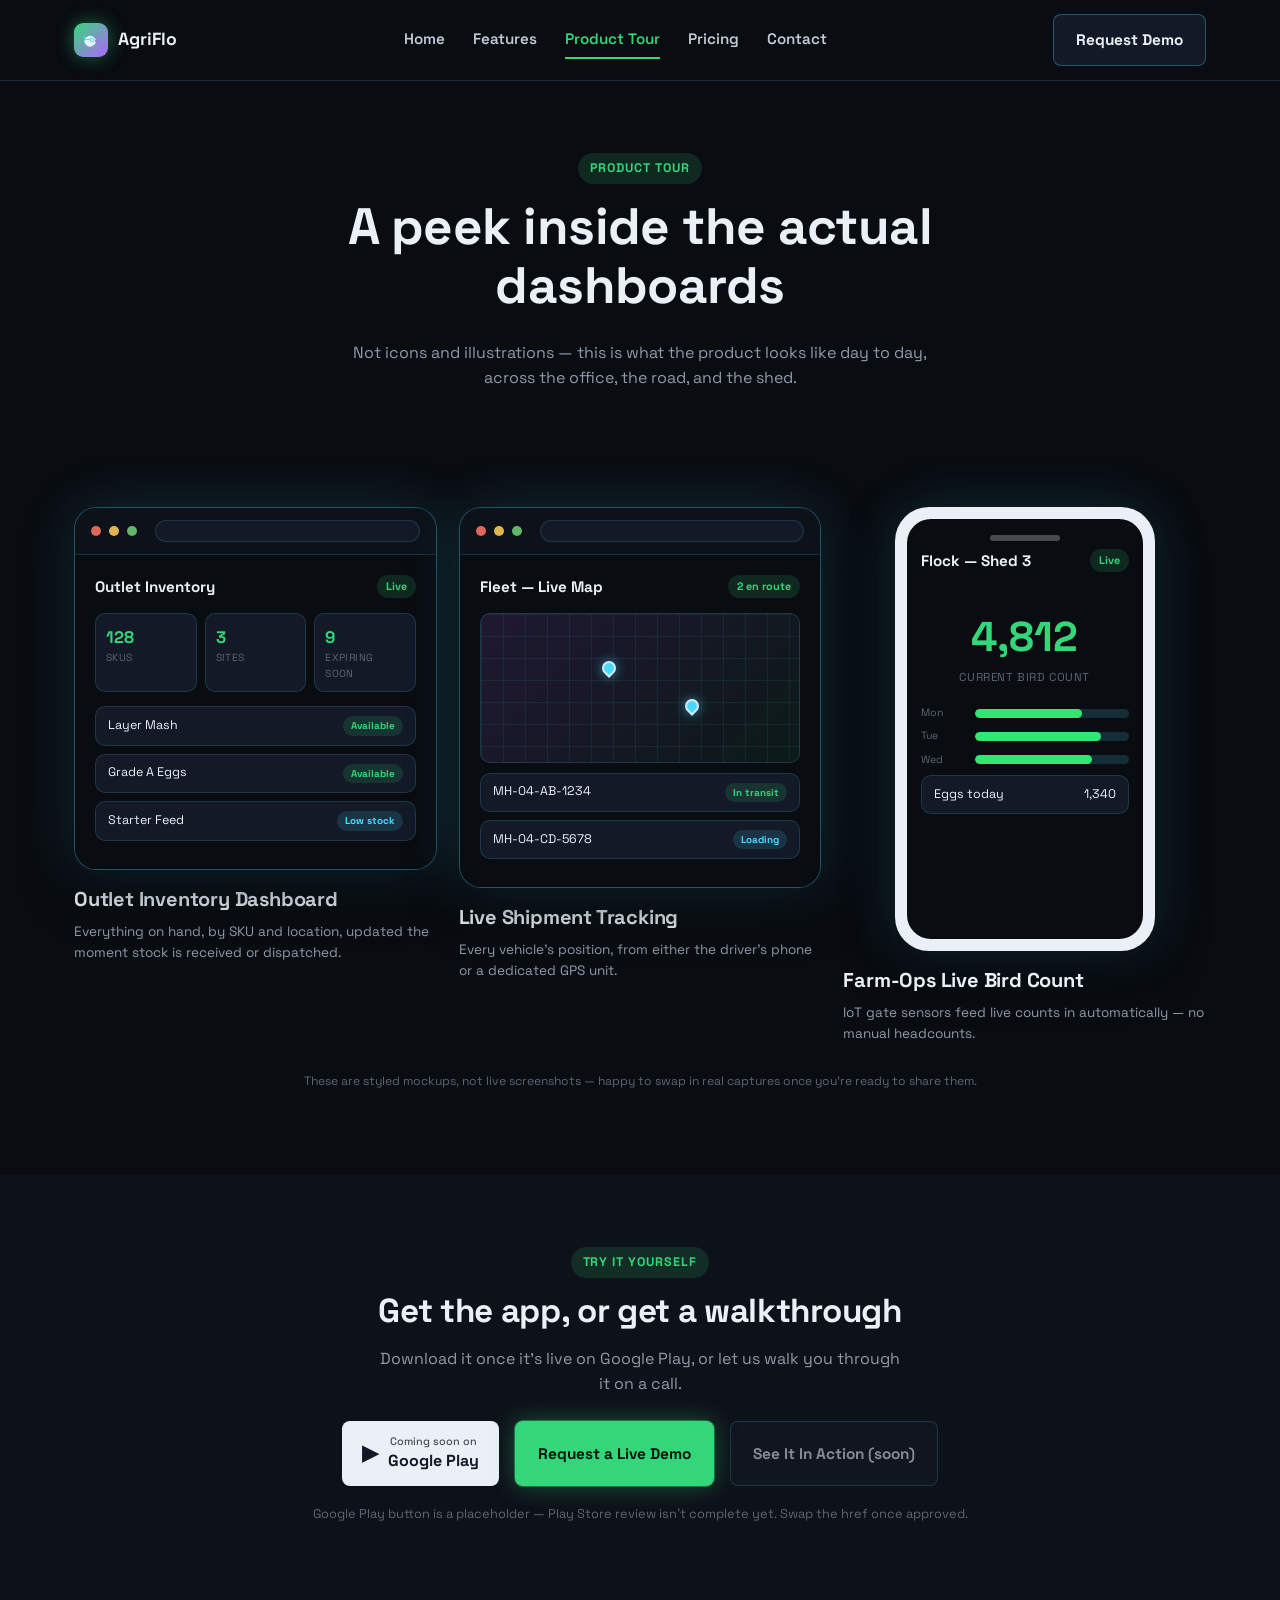
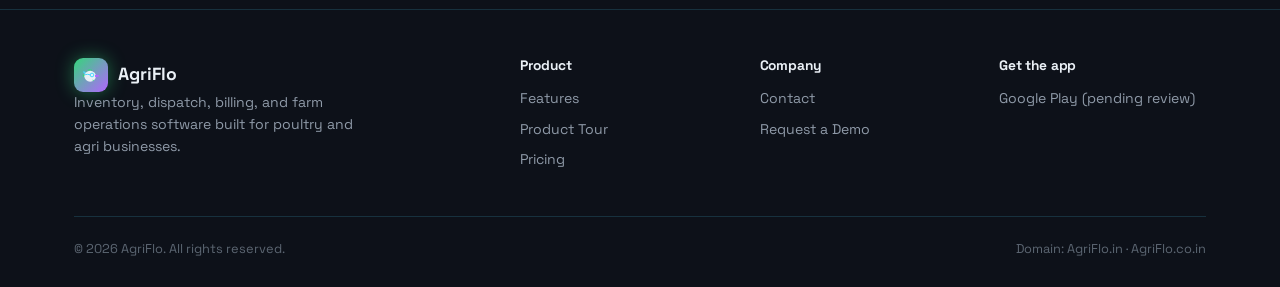
<file: product-tour.html>
<!DOCTYPE html>
<html lang="en">
<head>
<meta charset="UTF-8" />
<meta name="viewport" content="width=device-width, initial-scale=1.0" />
<title>Product Tour — AgriFlo</title>
<meta name="description" content="A peek inside the actual AgriFlo dashboards — inventory, live shipment tracking, and farm-ops bird counts." />
<link rel="preconnect" href="https://fonts.googleapis.com" />
<link rel="preconnect" href="https://fonts.gstatic.com" crossorigin />
<link href="https://fonts.googleapis.com/css2?family=Space+Grotesk:wght@400;500;600;700&family=Space+Mono:wght@400;700&display=swap" rel="stylesheet" />
<link rel="icon" type="image/svg+xml" href="data:image/svg+xml,<svg xmlns='http://www.w3.org/2000/svg' viewBox='0 0 24 24'><rect width='24' height='24' rx='5' fill='%23131926'/><path d='M5.5 11.5Q2 10 3 7.3Q6.8 9 5.5 11.5Z' fill='%234AD8FF'/><path d='M5.2 15Q1.6 14.5 2 11.5Q6 12 5.2 15Z' fill='%2334D67A'/><path d='M8 6.5Q8.5 4 9.5 6Q10.5 3.5 11.5 6Q12.5 4 13 6.5Z' fill='%2334D67A'/><ellipse cx='11' cy='13.5' rx='7' ry='6.5' fill='%23EAF0F6'/><path d='M16.8 12Q20.5 11.3 22.2 13.6Q20 14.4 16.9 14.6Z' fill='%23B266FF'/><path d='M14 17.5Q13.4 19.5 15.5 19Q15.1 17.8 14 17.5Z' fill='%2334D67A'/><circle cx='13.2' cy='12' r='2.2' fill='none' stroke='%234AD8FF' stroke-width='1.2'/><path d='M11.1 11.7Q7.5 10.6 5.3 11.5' stroke='%234AD8FF' stroke-width='1.2' fill='none' stroke-linecap='round'/></svg>" />
<link rel="stylesheet" href="css/style.css" />
</head>
<body data-page="tour">

<header class="site-header">
  <div class="container nav-row">
    <a href="index.html" class="brand"><span class="brand-mark"><svg viewBox="0 0 24 24" width="20" height="20" fill="none" xmlns="http://www.w3.org/2000/svg"><path d="M5.5 11.5Q2 10 3 7.3Q6.8 9 5.5 11.5Z" fill="#4AD8FF"/><path d="M5.2 15Q1.6 14.5 2 11.5Q6 12 5.2 15Z" fill="#34D67A"/><path d="M8 6.5Q8.5 4 9.5 6Q10.5 3.5 11.5 6Q12.5 4 13 6.5Z" fill="#34D67A"/><ellipse cx="11" cy="13.5" rx="7" ry="6.5" fill="#EAF0F6"/><path d="M16.8 12Q20.5 11.3 22.2 13.6Q20 14.4 16.9 14.6Z" fill="#B266FF"/><path d="M14 17.5Q13.4 19.5 15.5 19Q15.1 17.8 14 17.5Z" fill="#34D67A"/><circle cx="13.2" cy="12" r="2.2" fill="none" stroke="#4AD8FF" stroke-width="1.2"/><path d="M11.1 11.7Q7.5 10.6 5.3 11.5" stroke="#4AD8FF" stroke-width="1.2" fill="none" stroke-linecap="round"/></svg></span>AgriFlo</a>
    <nav class="nav-links">
      <a href="index.html" data-page="home">Home</a>
      <a href="features.html" data-page="features">Features</a>
      <a href="product-tour.html" data-page="tour">Product Tour</a>
      <a href="pricing.html" data-page="pricing">Pricing</a>
      <a href="contact.html" data-page="contact">Contact</a>
    </nav>
    <div class="nav-actions">
      <a href="contact.html" class="btn btn-secondary">Request Demo</a>
      <button class="nav-toggle" aria-label="Toggle menu" aria-expanded="false">☰</button>
    </div>
  </div>
</header>

<main>
  <section style="padding-bottom: 0;">
    <div class="container section-head">
      <span class="eyebrow">Product Tour</span>
      <h1>A peek inside the actual dashboards</h1>
      <p>Not icons and illustrations — this is what the product looks like day to day, across the office, the road, and the shed.</p>
    </div>
  </section>

  <section>
    <div class="container">
      <div class="grid grid-3">

        <div>
          <div class="browser-frame">
            <div class="chrome">
              <span class="dot" style="background:#e1665a"></span>
              <span class="dot" style="background:#e0b64c"></span>
              <span class="dot" style="background:#63b56b"></span>
              <div class="bar"></div>
            </div>
            <div class="screen">
              <div class="mock-topbar"><span class="mock-title">Outlet Inventory</span><span class="mock-pill">Live</span></div>
              <div class="mock-stats">
                <div class="mock-stat"><div class="n">128</div><div class="l">SKUs</div></div>
                <div class="mock-stat"><div class="n">3</div><div class="l">Sites</div></div>
                <div class="mock-stat"><div class="n">9</div><div class="l">Expiring soon</div></div>
              </div>
              <div class="mock-row"><span>Layer Mash</span><span class="tag tag-live">Available</span></div>
              <div class="mock-row"><span>Grade A Eggs</span><span class="tag tag-live">Available</span></div>
              <div class="mock-row"><span>Starter Feed</span><span class="tag tag-transit">Low stock</span></div>
            </div>
          </div>
          <h3 style="margin-top:18px">Outlet Inventory Dashboard</h3>
          <p class="small">Everything on hand, by SKU and location, updated the moment stock is received or dispatched.</p>
        </div>

        <div>
          <div class="browser-frame">
            <div class="chrome">
              <span class="dot" style="background:#e1665a"></span>
              <span class="dot" style="background:#e0b64c"></span>
              <span class="dot" style="background:#63b56b"></span>
              <div class="bar"></div>
            </div>
            <div class="screen">
              <div class="mock-topbar"><span class="mock-title">Fleet — Live Map</span><span class="mock-pill">2 en route</span></div>
              <div class="mock-map">
                <span class="pin" style="top:32%;left:38%"></span>
                <span class="pin" style="top:58%;left:64%"></span>
              </div>
              <div class="mock-row" style="margin-top:10px"><span>MH-04-AB-1234</span><span class="tag tag-live">In transit</span></div>
              <div class="mock-row"><span>MH-04-CD-5678</span><span class="tag tag-transit">Loading</span></div>
            </div>
          </div>
          <h3 style="margin-top:18px">Live Shipment Tracking</h3>
          <p class="small">Every vehicle's position, from either the driver's phone or a dedicated GPS unit.</p>
        </div>

        <div>
          <div class="phone-frame">
            <div class="screen">
              <div class="notch"></div>
              <div class="mock-topbar"><span class="mock-title">Flock — Shed 3</span><span class="mock-pill">Live</span></div>
              <div class="mock-count-hero">
                <div class="big">4,812</div>
                <div class="cap">Current bird count</div>
              </div>
              <div class="mock-bar-row"><span class="lbl">Mon</span><div class="mock-bar-track"><div class="mock-bar-fill" style="width:70%"></div></div></div>
              <div class="mock-bar-row"><span class="lbl">Tue</span><div class="mock-bar-track"><div class="mock-bar-fill" style="width:82%"></div></div></div>
              <div class="mock-bar-row"><span class="lbl">Wed</span><div class="mock-bar-track"><div class="mock-bar-fill" style="width:76%"></div></div></div>
              <div class="mock-row" style="margin-top:6px"><span>Eggs today</span><span>1,340</span></div>
            </div>
          </div>
          <h3 style="margin-top:18px">Farm-Ops Live Bird Count</h3>
          <p class="small">IoT gate sensors feed live counts in automatically — no manual headcounts.</p>
        </div>

      </div>
      <p class="placeholder-flag">These are styled mockups, not live screenshots — happy to swap in real captures once you're ready to share them.</p>
    </div>
  </section>

  <section class="section-alt">
    <div class="container center">
      <span class="eyebrow">Try it yourself</span>
      <h2>Get the app, or get a walkthrough</h2>
      <p style="max-width:52ch;margin:0 auto 24px;">Download it once it's live on Google Play, or let us walk you through it on a call.</p>
      <div class="tour-cta-row">
        <a href="#" class="store-badge" aria-disabled="true" title="Play Store listing pending review">
          <span class="store-icon">▶</span>
          <span><small>Coming soon on</small>Google Play</span>
        </a>
        <a href="contact.html#demo-form" class="btn btn-primary">Request a Live Demo</a>
        <span class="btn btn-secondary btn-disabled" title="Walkthrough video coming soon">See It In Action (soon)</span>
      </div>
      <p class="stat-note" style="margin-top:18px;">Google Play button is a placeholder — Play Store review isn't complete yet. Swap the href once approved.</p>
    </div>
  </section>
</main>

<footer class="site-footer">
  <div class="container">
    <div class="footer-grid">
      <div class="footer-brand">
        <a href="index.html" class="brand"><span class="brand-mark"><svg viewBox="0 0 24 24" width="20" height="20" fill="none" xmlns="http://www.w3.org/2000/svg"><path d="M5.5 11.5Q2 10 3 7.3Q6.8 9 5.5 11.5Z" fill="#4AD8FF"/><path d="M5.2 15Q1.6 14.5 2 11.5Q6 12 5.2 15Z" fill="#34D67A"/><path d="M8 6.5Q8.5 4 9.5 6Q10.5 3.5 11.5 6Q12.5 4 13 6.5Z" fill="#34D67A"/><ellipse cx="11" cy="13.5" rx="7" ry="6.5" fill="#EAF0F6"/><path d="M16.8 12Q20.5 11.3 22.2 13.6Q20 14.4 16.9 14.6Z" fill="#B266FF"/><path d="M14 17.5Q13.4 19.5 15.5 19Q15.1 17.8 14 17.5Z" fill="#34D67A"/><circle cx="13.2" cy="12" r="2.2" fill="none" stroke="#4AD8FF" stroke-width="1.2"/><path d="M11.1 11.7Q7.5 10.6 5.3 11.5" stroke="#4AD8FF" stroke-width="1.2" fill="none" stroke-linecap="round"/></svg></span>AgriFlo</a>
        <p>Inventory, dispatch, billing, and farm operations software built for poultry and agri businesses.</p>
      </div>
      <div>
        <h4>Product</h4>
        <ul>
          <li><a href="features.html">Features</a></li>
          <li><a href="product-tour.html">Product Tour</a></li>
          <li><a href="pricing.html">Pricing</a></li>
        </ul>
      </div>
      <div>
        <h4>Company</h4>
        <ul>
          <li><a href="contact.html">Contact</a></li>
          <li><a href="contact.html">Request a Demo</a></li>
        </ul>
      </div>
      <div>
        <h4>Get the app</h4>
        <ul>
          <li><a href="product-tour.html">Google Play (pending review)</a></li>
        </ul>
      </div>
    </div>
    <div class="footer-bottom">
      <span>© 2026 AgriFlo. All rights reserved.</span>
      <span>Domain: AgriFlo.in · AgriFlo.co.in</span>
    </div>
  </div>
</footer>

<script src="js/main.js"></script>
</body>
</html>
</file>
<file: css/style.css>
/* ============================================================
   AgriFlo — SaaS marketing site design system
   FUTURISTIC variant — dark, glowing, tech-forward. Same semantic
   token names as the warm AgriTech Modern original (see the
   saas-marketing-site branch) so every component re-themes just by
   swapping these values, plus a handful of new glow/glass effects.
   ============================================================ */

:root {
  /* Electric green stays the throughline back to "agri" — pushed
     into neon/glow territory. Cyan + violet are the added tech accents. */
  --green-900: #071b12;
  --green-700: #34d67a;
  --green-600: #2ee873;
  --green-500: #5CFFA0;
  --green-100: rgba(52, 214, 122, 0.14);
  --green-50: rgba(52, 214, 122, 0.07);

  --terracotta-600: #4ad8ff;
  --terracotta-500: #7fe4ff;
  --terracotta-100: rgba(74, 216, 255, 0.14);

  --slate-700: #b266ff;
  --slate-500: #c996ff;
  --slate-100: rgba(178, 102, 255, 0.14);

  --cream-50: #090c11;
  --cream-100: #0d1119;
  --white: #131926;

  --ink-900: #eaf0f6;
  --ink-700: #c3ccd6;
  --ink-600: #8f9aa8;
  --ink-400: #5c6672;

  --border: rgba(74, 216, 255, 0.16);
  --border-strong: rgba(74, 216, 255, 0.32);

  --shadow-sm: 0 0 0 1px rgba(74, 216, 255, 0.06), 0 2px 8px rgba(0, 0, 0, 0.4);
  --shadow-md: 0 0 32px rgba(52, 214, 122, 0.12), 0 8px 24px rgba(0, 0, 0, 0.45);
  --shadow-lg: 0 0 56px rgba(74, 216, 255, 0.16), 0 20px 48px rgba(0, 0, 0, 0.55);

  --radius-sm: 8px;
  --radius-md: 14px;
  --radius-lg: 22px;

  --container: 1180px;
  --font: "Space Grotesk", -apple-system, BlinkMacSystemFont, "Segoe UI", Roboto, Helvetica, Arial, sans-serif;
  --font-mono: "Space Mono", "SFMono-Regular", Consolas, monospace;
}

* { box-sizing: border-box; }
html { scroll-behavior: smooth; }

body {
  margin: 0;
  font-family: var(--font);
  background: var(--cream-50);
  color: var(--ink-900);
  line-height: 1.55;
  -webkit-font-smoothing: antialiased;
}

img { max-width: 100%; display: block; }
a { color: inherit; text-decoration: none; }

.container {
  max-width: var(--container);
  margin: 0 auto;
  padding: 0 24px;
}

h1, h2, h3, h4 { font-weight: 800; line-height: 1.15; margin: 0 0 0.5em; letter-spacing: -0.01em; }
h1 { font-size: clamp(2.1rem, 4vw, 3.2rem); }
h2 { font-size: clamp(1.6rem, 2.6vw, 2.2rem); }
h3 { font-size: 1.25rem; }
p { margin: 0 0 1em; color: var(--ink-600); }
.eyebrow {
  display: inline-block;
  font-size: 0.78rem;
  font-weight: 700;
  letter-spacing: 0.08em;
  text-transform: uppercase;
  color: var(--green-700);
  background: var(--green-100);
  padding: 6px 12px;
  border-radius: 999px;
  margin-bottom: 14px;
}

/* ---------- Buttons ---------- */
.btn {
  display: inline-flex;
  align-items: center;
  justify-content: center;
  gap: 8px;
  font-weight: 700;
  font-size: 0.96rem;
  padding: 13px 22px;
  border-radius: var(--radius-sm);
  border: 1px solid transparent;
  cursor: pointer;
  transition: transform 0.15s ease, box-shadow 0.15s ease, background 0.15s ease, border-color 0.15s ease;
}
.btn-primary {
  background: var(--green-700);
  color: #04150c;
  box-shadow: 0 0 0 1px rgba(52, 214, 122, 0.4), 0 0 24px rgba(52, 214, 122, 0.35);
}
.btn-primary:hover {
  background: var(--green-500);
  box-shadow: 0 0 0 1px rgba(92, 255, 160, 0.55), 0 0 40px rgba(52, 214, 122, 0.55);
  transform: translateY(-1px);
}
.btn-secondary { background: var(--white); color: var(--ink-900); border-color: var(--border-strong); }
.btn-secondary:hover { border-color: var(--green-700); color: var(--green-700); }
.btn-ghost { background: transparent; color: var(--green-700); padding: 13px 4px; }
.btn-ghost:hover { color: var(--green-900); }
.btn-block { width: 100%; }
.btn-disabled { opacity: 0.55; cursor: not-allowed; }
.btn-disabled:hover { transform: none; box-shadow: none; }

/* ---------- Header / nav ---------- */
.site-header {
  position: sticky;
  top: 0;
  z-index: 50;
  /* Solid, not translucent+blurred: a backdrop-filter here would create a
     new containing block for this header's position:fixed descendants
     (the mobile nav-links panel), breaking its viewport-fixed positioning
     and full-screen coverage. */
  background: var(--cream-50);
  border-bottom: 1px solid var(--border);
}
.nav-row {
  display: flex;
  align-items: center;
  justify-content: space-between;
  padding: 14px 24px;
  gap: 20px;
}
.brand {
  display: flex;
  align-items: center;
  gap: 10px;
  font-weight: 800;
  font-size: 1.1rem;
  color: var(--ink-900);
}
.brand-mark {
  width: 34px;
  height: 34px;
  border-radius: 9px;
  background: linear-gradient(135deg, var(--green-700), var(--slate-700));
  display: flex;
  align-items: center;
  justify-content: center;
  color: var(--white);
  font-size: 1.1rem;
  box-shadow: 0 0 18px rgba(52, 214, 122, 0.45);
}
.nav-links {
  display: flex;
  align-items: center;
  gap: 28px;
  font-weight: 600;
  font-size: 0.95rem;
  color: var(--ink-700);
}
.nav-links a { padding: 6px 0; border-bottom: 2px solid transparent; }
.nav-links a:hover, .nav-links a.active { color: var(--green-700); border-bottom-color: var(--green-700); }
.nav-actions { display: flex; align-items: center; gap: 12px; }
.nav-toggle {
  display: none;
  background: none;
  border: 1px solid var(--border-strong);
  border-radius: var(--radius-sm);
  padding: 8px 10px;
  cursor: pointer;
}

/* ---------- Hero ---------- */
.hero {
  padding: 76px 0 64px;
  position: relative;
  overflow: hidden;
  background:
    radial-gradient(700px 320px at 85% -10%, var(--terracotta-100), transparent 60%),
    radial-gradient(900px 420px at -10% 0%, var(--green-100), transparent 55%);
}
.hero::before {
  content: "";
  position: absolute;
  inset: 0;
  background-image:
    linear-gradient(rgba(74, 216, 255, 0.06) 1px, transparent 1px),
    linear-gradient(90deg, rgba(74, 216, 255, 0.06) 1px, transparent 1px);
  background-size: 42px 42px;
  mask-image: radial-gradient(ellipse 70% 60% at 50% 0%, #000 30%, transparent 80%);
  pointer-events: none;
}
.hero .container { position: relative; z-index: 1; }

.gradient-text {
  background: linear-gradient(100deg, var(--green-500), var(--terracotta-600) 55%, var(--slate-700));
  -webkit-background-clip: text;
  background-clip: text;
  color: transparent;
}
.hero-grid {
  display: grid;
  grid-template-columns: 1.05fr 1fr;
  gap: 56px;
  align-items: center;
}
.hero h1 { color: var(--ink-900); }
.hero-sub { font-size: 1.12rem; max-width: 46ch; }
.hero-cta-row { display: flex; gap: 14px; flex-wrap: wrap; margin-top: 28px; }
.hero-meta { margin-top: 26px; font-size: 0.86rem; color: var(--ink-400); }

/* ---------- Sections ---------- */
section { padding: 72px 0; }
.section-alt { background: var(--cream-100); }
.section-head { max-width: 640px; margin: 0 auto 44px; text-align: center; }
.section-head.left { margin: 0 0 40px; text-align: left; }

/* ---------- Feature grid / cards ---------- */
.grid {
  display: grid;
  grid-template-columns: repeat(4, 1fr);
  gap: 22px;
}
.grid-3 { grid-template-columns: repeat(3, 1fr); }
.grid-2 { grid-template-columns: repeat(2, 1fr); }

.card {
  background: rgba(19, 25, 38, 0.6);
  backdrop-filter: blur(14px);
  border: 1px solid var(--border);
  border-radius: var(--radius-md);
  padding: 28px;
  box-shadow: var(--shadow-sm);
  transition: border-color 0.2s ease, box-shadow 0.2s ease, transform 0.2s ease;
}
.card:hover { border-color: var(--border-strong); transform: translateY(-2px); }
.feature-card .icon {
  width: 46px;
  height: 46px;
  border-radius: 12px;
  background: var(--green-100);
  color: var(--green-700);
  display: flex;
  align-items: center;
  justify-content: center;
  font-size: 1.35rem;
  margin-bottom: 16px;
}
.feature-card h3 { margin-bottom: 8px; }
.feature-card p { margin-bottom: 0; font-size: 0.94rem; }
.feature-card a.card-link { display: inline-block; margin-top: 12px; font-weight: 700; color: var(--green-700); font-size: 0.9rem; }

/* Detailed feature section (Features page) */
.feature-block {
  display: grid;
  grid-template-columns: 1fr 1fr;
  gap: 48px;
  align-items: center;
  padding: 56px 0;
  border-bottom: 1px solid var(--border);
}
.feature-block:last-child { border-bottom: none; }
.feature-block.reverse .feature-copy { order: 2; }
.feature-block.reverse .feature-visual { order: 1; }
.feature-copy ul { margin: 18px 0 0; padding: 0; list-style: none; }
.feature-copy li {
  display: flex;
  gap: 10px;
  padding: 8px 0;
  font-size: 0.96rem;
  color: var(--ink-700);
  border-bottom: 1px dashed var(--border);
}
.feature-copy li:last-child { border-bottom: none; }
.feature-copy li .tick { color: var(--green-700); font-weight: 800; flex: none; }

/* ---------- Stat strip (Trust & Scale) ---------- */
.stat-strip {
  display: grid;
  grid-template-columns: repeat(4, 1fr);
  gap: 20px;
  padding: 36px;
  background: var(--green-900);
  color: var(--cream-50);
  border-radius: var(--radius-lg);
}
.stat-strip .stat { text-align: center; }
.stat-strip .stat .num { font-size: 2rem; font-weight: 800; color: var(--green-500); text-shadow: 0 0 20px rgba(92, 255, 160, 0.5); }
.stat-strip .stat .label { font-size: 0.86rem; color: rgba(250, 247, 241, 0.75); margin-top: 4px; }
.stat-note { text-align: center; font-size: 0.8rem; color: var(--ink-400); margin-top: 14px; }

/* ---------- Social proof placeholder ---------- */
.logo-row {
  display: flex;
  justify-content: space-between;
  align-items: center;
  gap: 24px;
  flex-wrap: wrap;
  padding: 26px 0;
}
.logo-slot {
  flex: 1 1 140px;
  height: 52px;
  border: 1.5px dashed var(--border-strong);
  border-radius: var(--radius-sm);
  display: flex;
  align-items: center;
  justify-content: center;
  color: var(--ink-400);
  font-size: 0.82rem;
  font-weight: 600;
  background: var(--white);
}
.logo-slot-customer {
  display: flex;
  align-items: center;
  justify-content: center;
  gap: 10px;
  border: 1.5px solid #f2c230;
  background: linear-gradient(135deg, rgba(138, 31, 19, 0.18), rgba(242, 194, 48, 0.1));
  color: #f2c230;
  font-size: 0.95rem;
  font-weight: 700;
}
.logo-slot-customer img {
  height: 28px;
  width: 28px;
  border-radius: 50%;
  object-fit: cover;
  flex-shrink: 0;
}

/* ---------- Mockup frames (Data-Dashboard-First) ---------- */
.browser-frame {
  background: rgba(19, 25, 38, 0.75);
  backdrop-filter: blur(16px);
  border-radius: var(--radius-lg);
  border: 1px solid var(--border-strong);
  box-shadow: var(--shadow-lg);
  overflow: hidden;
}
.browser-frame .chrome {
  display: flex;
  align-items: center;
  gap: 8px;
  padding: 12px 16px;
  background: var(--cream-100);
  border-bottom: 1px solid var(--border);
}
.browser-frame .dot { width: 10px; height: 10px; border-radius: 50%; background: var(--border-strong); }
.browser-frame .chrome .bar {
  flex: 1;
  height: 22px;
  margin-left: 10px;
  border-radius: 999px;
  background: var(--white);
  border: 1px solid var(--border);
}
.browser-frame .screen { padding: 20px; background: var(--cream-50); }

.phone-frame {
  width: 260px;
  margin: 0 auto;
  border-radius: 34px;
  background: var(--ink-900);
  padding: 12px;
  box-shadow: var(--shadow-lg);
}
.phone-frame .screen {
  background: var(--cream-50);
  border-radius: 24px;
  overflow: hidden;
  padding: 16px 14px;
  min-height: 420px;
}
.phone-frame .notch {
  width: 70px;
  height: 6px;
  border-radius: 999px;
  background: rgba(255,255,255,0.25);
  margin: 0 auto 8px;
}

/* Mock dashboard UI bits used inside frames */
.mock-topbar { display: flex; justify-content: space-between; align-items: center; margin-bottom: 14px; }
.mock-title { font-weight: 800; font-size: 0.95rem; color: var(--ink-900); }
.mock-pill { font-size: 0.68rem; font-weight: 700; padding: 3px 9px; border-radius: 999px; background: var(--green-100); color: var(--green-700); }
.mock-stats { display: grid; grid-template-columns: repeat(3, 1fr); gap: 8px; margin-bottom: 14px; }
.mock-stat { background: var(--white); border: 1px solid var(--border); border-radius: 10px; padding: 10px; }
.mock-stat .n { font-weight: 800; font-size: 1.05rem; color: var(--green-700); }
.mock-stat .l { font-size: 0.64rem; color: var(--ink-400); text-transform: uppercase; letter-spacing: 0.04em; }
.mock-row { display: flex; justify-content: space-between; align-items: center; background: var(--white); border: 1px solid var(--border); border-radius: 10px; padding: 9px 12px; margin-bottom: 8px; font-size: 0.78rem; }
.mock-row .tag { font-size: 0.62rem; font-weight: 700; padding: 2px 8px; border-radius: 999px; }
.tag-live { background: var(--green-100); color: var(--green-700); }
.tag-transit { background: var(--terracotta-100); color: var(--terracotta-600); }
.mock-map { height: 150px; border-radius: 10px; background:
  linear-gradient(135deg, var(--slate-100), var(--green-50));
  position: relative; overflow: hidden; border: 1px solid var(--border);
}
.mock-map::before {
  content: "";
  position: absolute; inset: 0;
  background-image:
    linear-gradient(var(--border) 1px, transparent 1px),
    linear-gradient(90deg, var(--border) 1px, transparent 1px);
  background-size: 22px 22px;
  opacity: 0.5;
}
.mock-map .pin {
  position: absolute;
  width: 14px; height: 14px;
  background: var(--terracotta-600);
  border: 2px solid rgba(234, 240, 246, 0.85);
  border-radius: 50% 50% 50% 0;
  transform: rotate(-45deg);
  box-shadow: 0 0 12px rgba(74, 216, 255, 0.6);
}
.mock-bar-row { display: flex; align-items: center; gap: 8px; margin-bottom: 7px; }
.mock-bar-row .lbl { width: 46px; font-size: 0.66rem; color: var(--ink-400); }
.mock-bar-track { flex: 1; height: 9px; border-radius: 999px; background: var(--border); overflow: hidden; }
.mock-bar-fill { height: 100%; border-radius: 999px; background: var(--green-600); }
.mock-count-hero { text-align: center; padding: 18px 0; }
.mock-count-hero .big { font-size: 2.6rem; font-weight: 800; color: var(--green-700); }
.mock-count-hero .cap { font-size: 0.72rem; color: var(--ink-400); text-transform: uppercase; letter-spacing: 0.05em; }

.placeholder-flag {
  margin-top: 14px;
  font-size: 0.76rem;
  color: var(--ink-400);
  text-align: center;
}

/* ---------- Product tour CTA row ---------- */
.tour-cta-row {
  display: flex;
  gap: 16px;
  flex-wrap: wrap;
  justify-content: center;
  margin-top: 12px;
}
.store-badge {
  display: inline-flex;
  align-items: center;
  gap: 10px;
  background: var(--ink-900);
  color: var(--white);
  padding: 12px 20px;
  border-radius: var(--radius-sm);
  font-weight: 700;
}
.store-badge small { display: block; font-weight: 500; font-size: 0.68rem; opacity: 0.75; }
.store-badge .store-icon { font-size: 1.3rem; }

/* ---------- Pricing ---------- */
.pricing-grid { display: grid; grid-template-columns: repeat(3, 1fr); gap: 24px; align-items: stretch; }
.price-card {
  background: var(--white);
  border: 1px solid var(--border);
  border-radius: var(--radius-lg);
  padding: 32px 28px;
  display: flex;
  flex-direction: column;
  box-shadow: var(--shadow-sm);
}
.price-card.featured {
  border-color: var(--green-700);
  box-shadow: var(--shadow-lg);
  position: relative;
  transform: translateY(-6px);
}
.price-card .badge {
  position: absolute; top: -13px; left: 50%; transform: translateX(-50%);
  background: var(--green-700); color: var(--white);
  font-size: 0.72rem; font-weight: 700; padding: 5px 14px; border-radius: 999px;
}
.price-card .tier-name { font-weight: 800; font-size: 1.2rem; margin-bottom: 4px; }
.price-card .tier-for { font-size: 0.85rem; color: var(--ink-400); margin-bottom: 18px; }
.price-card .tier-price { font-size: 1.9rem; font-weight: 800; margin-bottom: 4px; color: var(--green-700); }
.price-card .tier-price-note { font-size: 0.8rem; color: var(--ink-400); margin-bottom: 22px; }
.price-card ul { list-style: none; padding: 0; margin: 0 0 26px; flex: 1; }
.price-card li { display: flex; gap: 10px; padding: 7px 0; font-size: 0.9rem; color: var(--ink-700); }
.price-card li .tick { color: var(--green-700); font-weight: 800; }

.compare-table-wrap { overflow-x: auto; margin-top: 60px; }
table.compare {
  width: 100%;
  border-collapse: collapse;
  background: var(--white);
  border-radius: var(--radius-md);
  overflow: hidden;
  box-shadow: var(--shadow-sm);
  min-width: 640px;
}
table.compare th, table.compare td {
  text-align: left;
  padding: 14px 18px;
  border-bottom: 1px solid var(--border);
  font-size: 0.9rem;
}
table.compare thead th {
  background: var(--cream-100);
  font-weight: 800;
  color: var(--ink-900);
}
table.compare tbody tr:last-child td { border-bottom: none; }
table.compare td.center, table.compare th.center { text-align: center; }
.check-yes { color: var(--green-700); font-weight: 800; }
.check-no { color: var(--ink-400); }
.compare-group-row td { background: var(--green-50); font-weight: 700; color: var(--green-700); font-size: 0.78rem; text-transform: uppercase; letter-spacing: 0.04em; }

/* ---------- Contact form ---------- */
.contact-layout { display: grid; grid-template-columns: 1fr 1fr; gap: 56px; align-items: start; }
.form-card { background: var(--white); border: 1px solid var(--border); border-radius: var(--radius-lg); padding: 32px; box-shadow: var(--shadow-md); }
.field { margin-bottom: 18px; }
.field label { display: block; font-weight: 700; font-size: 0.86rem; margin-bottom: 6px; color: var(--ink-900); }
.field input, .field select, .field textarea {
  width: 100%;
  padding: 11px 13px;
  border: 1px solid var(--border-strong);
  border-radius: var(--radius-sm);
  font-family: var(--font);
  font-size: 0.94rem;
  background: var(--cream-50);
  color: var(--ink-900);
}
.field input:focus, .field select:focus, .field textarea:focus {
  outline: none;
  border-color: var(--green-700);
  box-shadow: 0 0 0 3px var(--green-100);
}
.field textarea { resize: vertical; min-height: 110px; }
.field-row { display: grid; grid-template-columns: 1fr 1fr; gap: 14px; }
.form-note { font-size: 0.78rem; color: var(--ink-400); margin-top: 10px; }
.form-success {
  display: none;
  background: var(--green-100);
  color: var(--green-500);
  border: 1px solid var(--green-500);
  border-radius: var(--radius-sm);
  padding: 14px 16px;
  font-weight: 600;
  font-size: 0.9rem;
  margin-bottom: 18px;
}
.form-error {
  display: none;
  background: rgba(255, 92, 122, 0.14);
  color: #ff8fa3;
  border: 1px solid rgba(255, 92, 122, 0.5);
  border-radius: var(--radius-sm);
  padding: 14px 16px;
  font-weight: 600;
  font-size: 0.9rem;
  margin-bottom: 18px;
}
.contact-info .info-item { display: flex; gap: 14px; margin-bottom: 20px; }
.contact-info .info-icon {
  width: 40px; height: 40px; border-radius: 10px;
  background: var(--green-100); color: var(--green-700);
  display: flex; align-items: center; justify-content: center; flex: none;
}

/* ---------- CTA banner ---------- */
.cta-banner {
  background:
    radial-gradient(600px 260px at 15% 0%, rgba(52, 214, 122, 0.16), transparent 60%),
    radial-gradient(600px 260px at 85% 100%, rgba(74, 216, 255, 0.14), transparent 60%),
    var(--cream-100);
  border: 1px solid var(--border-strong);
  box-shadow: var(--shadow-md);
  border-radius: var(--radius-lg);
  padding: 52px;
  text-align: center;
}
.cta-banner h2 { color: var(--ink-900); }
.cta-banner p { color: var(--ink-600); max-width: 52ch; margin-left: auto; margin-right: auto; }
.cta-banner .hero-cta-row { justify-content: center; }
.cta-banner .btn-secondary { background: transparent; color: var(--ink-900); border-color: var(--border-strong); }
.cta-banner .btn-secondary:hover { border-color: var(--terracotta-600); color: var(--terracotta-600); }

/* ---------- Footer ---------- */
.site-footer { border-top: 1px solid var(--border); padding: 48px 0 28px; background: var(--cream-100); }
.footer-grid { display: grid; grid-template-columns: 2fr 1fr 1fr 1fr; gap: 32px; margin-bottom: 36px; }
.footer-grid h4 { font-size: 0.86rem; margin-bottom: 14px; }
.footer-grid ul { list-style: none; padding: 0; margin: 0; }
.footer-grid li { margin-bottom: 9px; font-size: 0.88rem; color: var(--ink-600); }
.footer-grid li a:hover { color: var(--green-700); }
.footer-brand p { max-width: 32ch; font-size: 0.88rem; }
.footer-bottom {
  display: flex; justify-content: space-between; align-items: center;
  padding-top: 22px; border-top: 1px solid var(--border);
  font-size: 0.8rem; color: var(--ink-400); flex-wrap: wrap; gap: 10px;
}

/* ---------- Utility ---------- */
.mt-0 { margin-top: 0; }
.center { text-align: center; }
.small { font-size: 0.85rem; }
.badge-flag {
  display: inline-block;
  font-size: 0.68rem;
  font-weight: 700;
  padding: 3px 9px;
  border-radius: 999px;
  background: var(--terracotta-100);
  color: var(--terracotta-600);
  margin-left: 8px;
  vertical-align: middle;
}

/* ---------- Responsive ---------- */
@media (max-width: 980px) {
  .hero-grid { grid-template-columns: 1fr; }
  .grid { grid-template-columns: repeat(2, 1fr); }
  .pricing-grid { grid-template-columns: 1fr; }
  .price-card.featured { transform: none; }
  .feature-block, .feature-block.reverse { grid-template-columns: 1fr; }
  .feature-block.reverse .feature-copy, .feature-block.reverse .feature-visual { order: initial; }
  .contact-layout { grid-template-columns: 1fr; }
  .footer-grid { grid-template-columns: 1fr 1fr; }
  .stat-strip { grid-template-columns: repeat(2, 1fr); }
}
@media (max-width: 720px) {
  .nav-links { position: fixed; z-index: 60; inset: 62px 0 0 0; background: var(--cream-50); flex-direction: column; padding: 28px 24px; align-items: flex-start; gap: 18px; display: none; border-top: 1px solid var(--border); }
  .nav-links.open { display: flex; }
  .nav-toggle { display: inline-flex; }
  .nav-actions .btn-secondary { display: none; }
  .grid { grid-template-columns: 1fr; }
  .field-row { grid-template-columns: 1fr; }
  .footer-grid { grid-template-columns: 1fr; }
  .cta-banner { padding: 34px 22px; }
}
</file>
